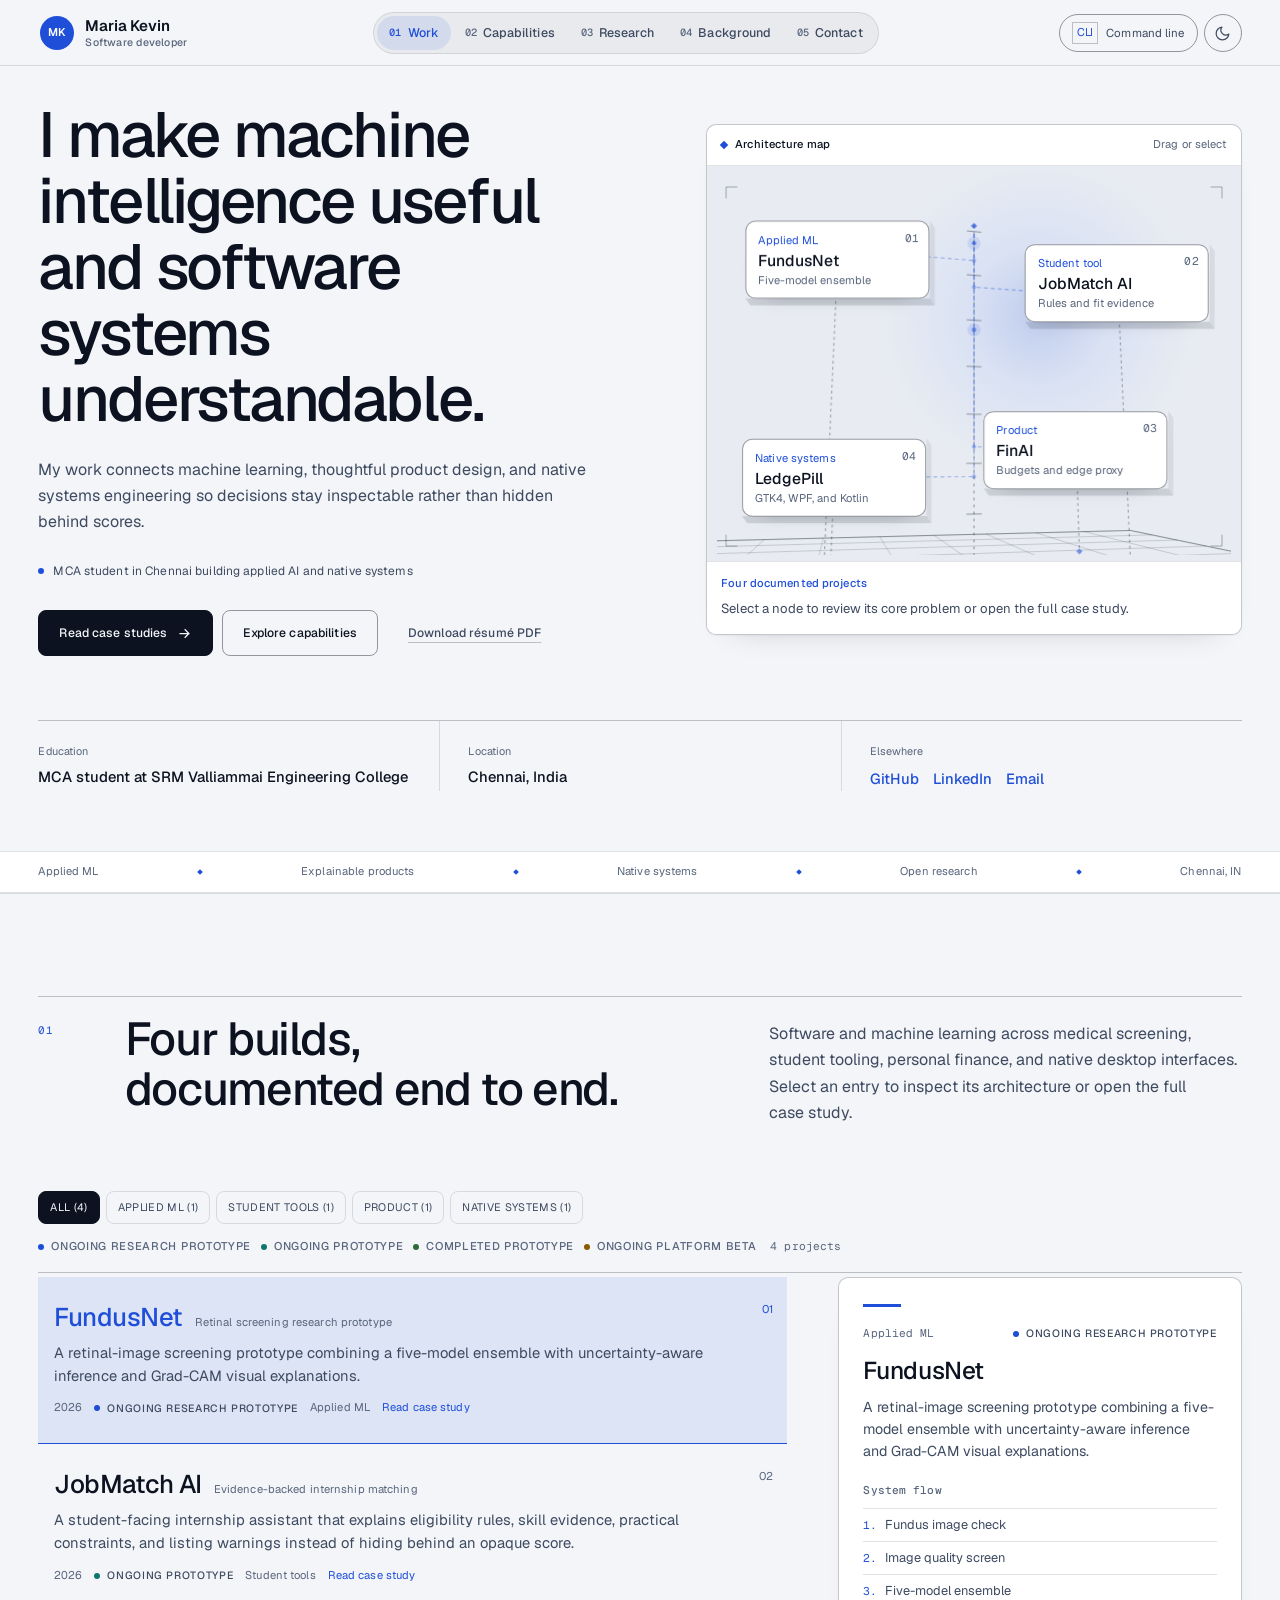
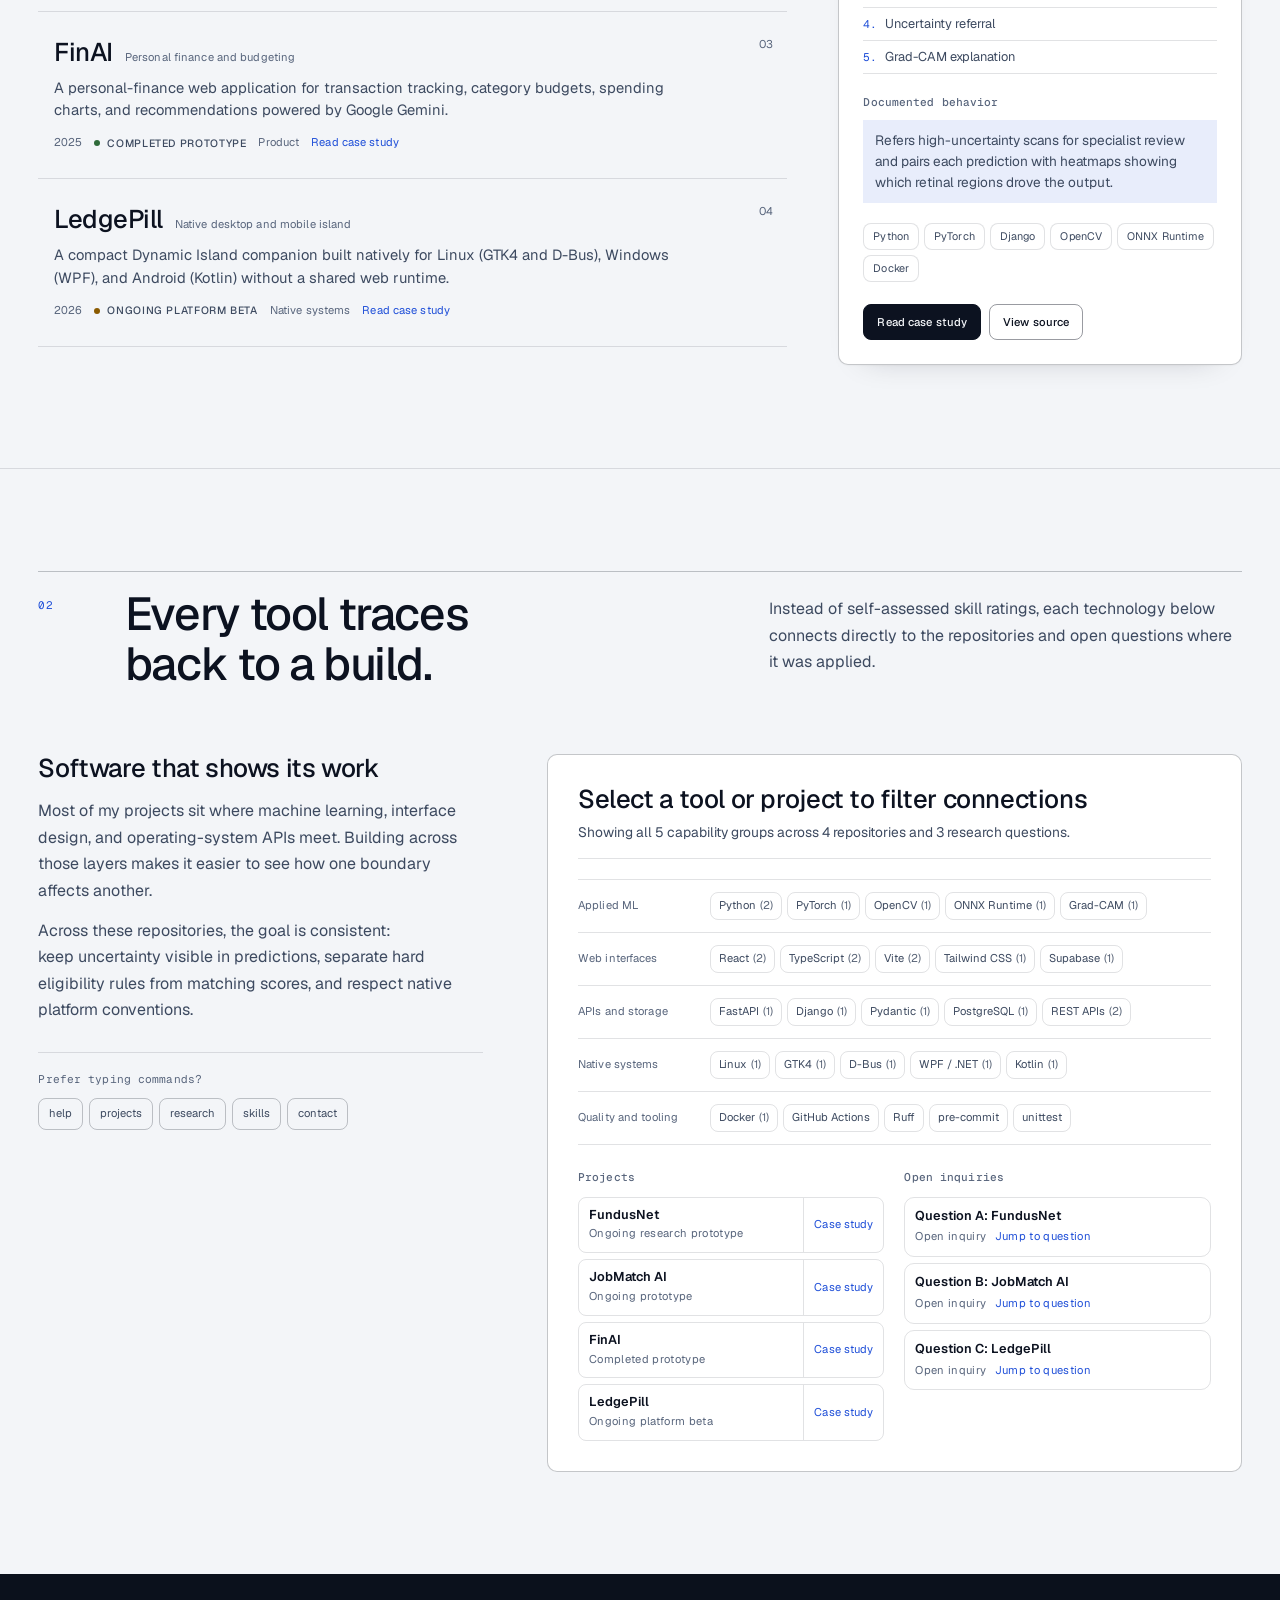
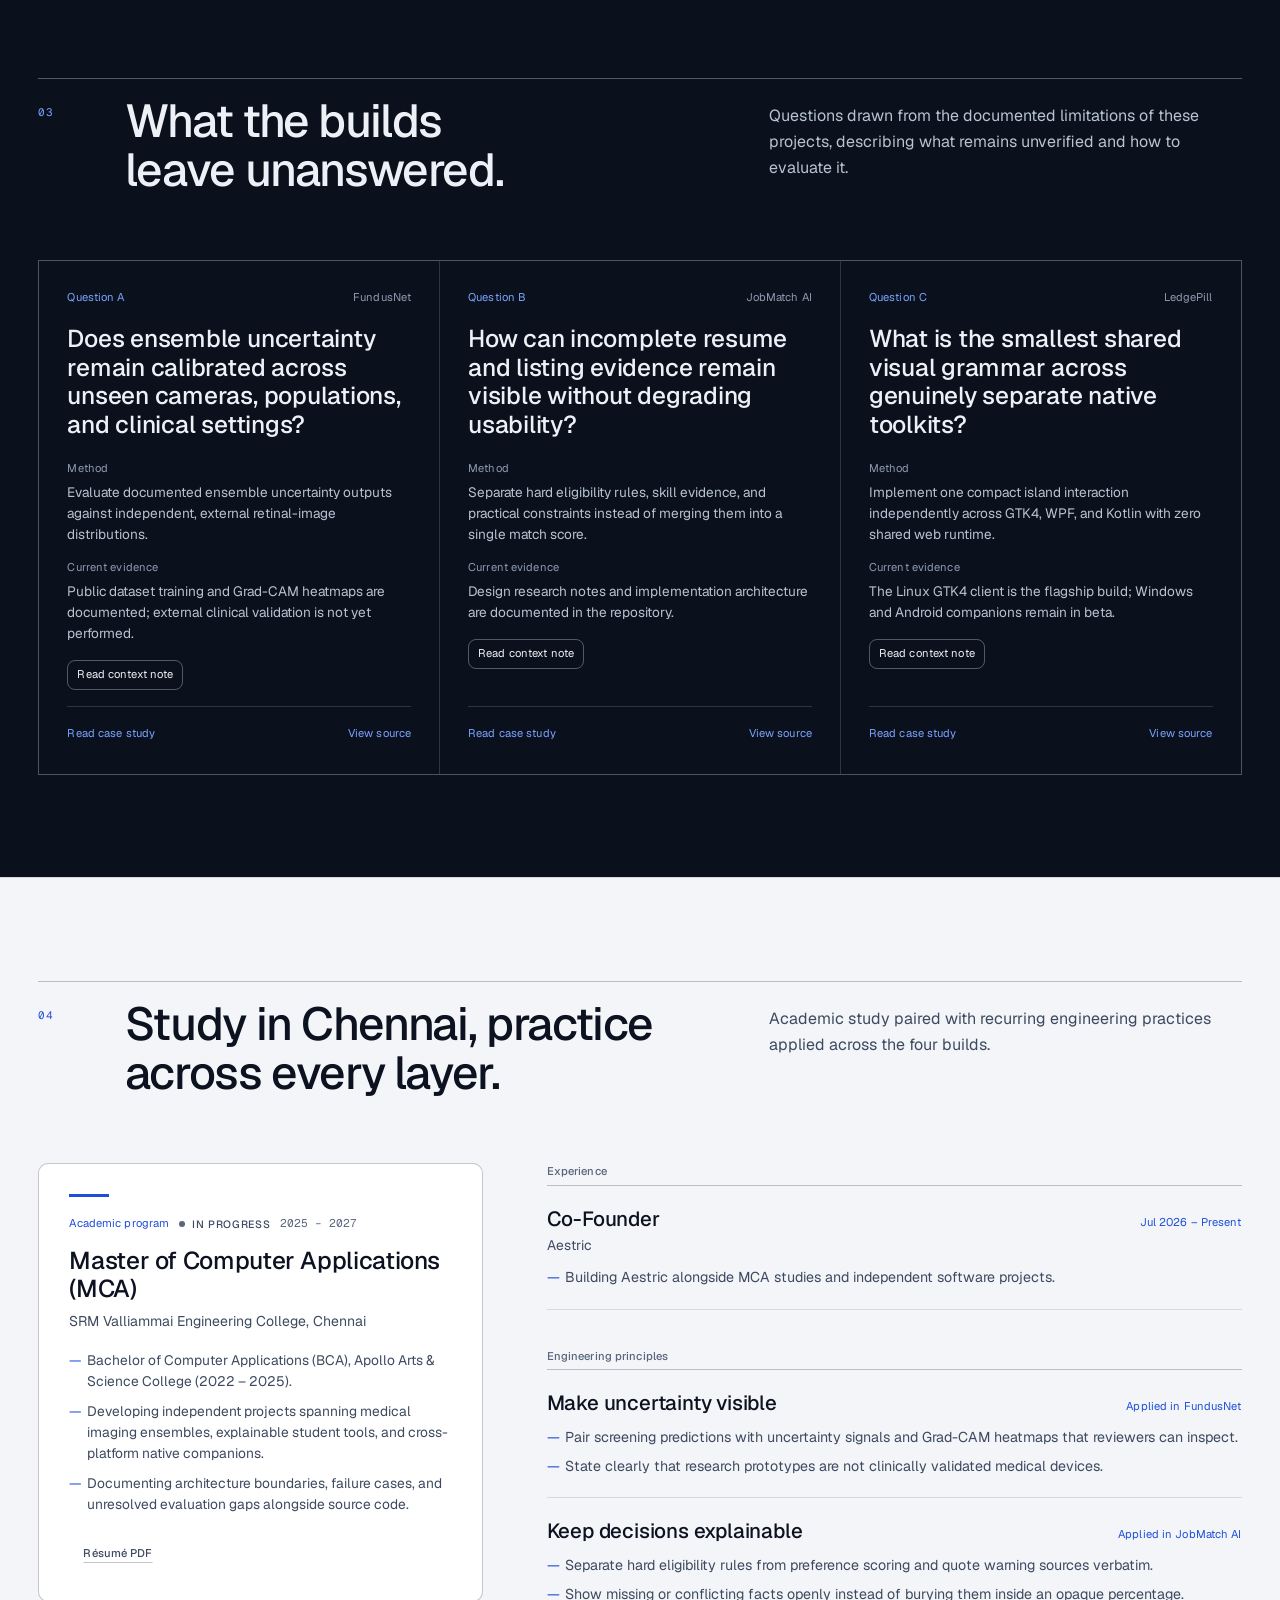
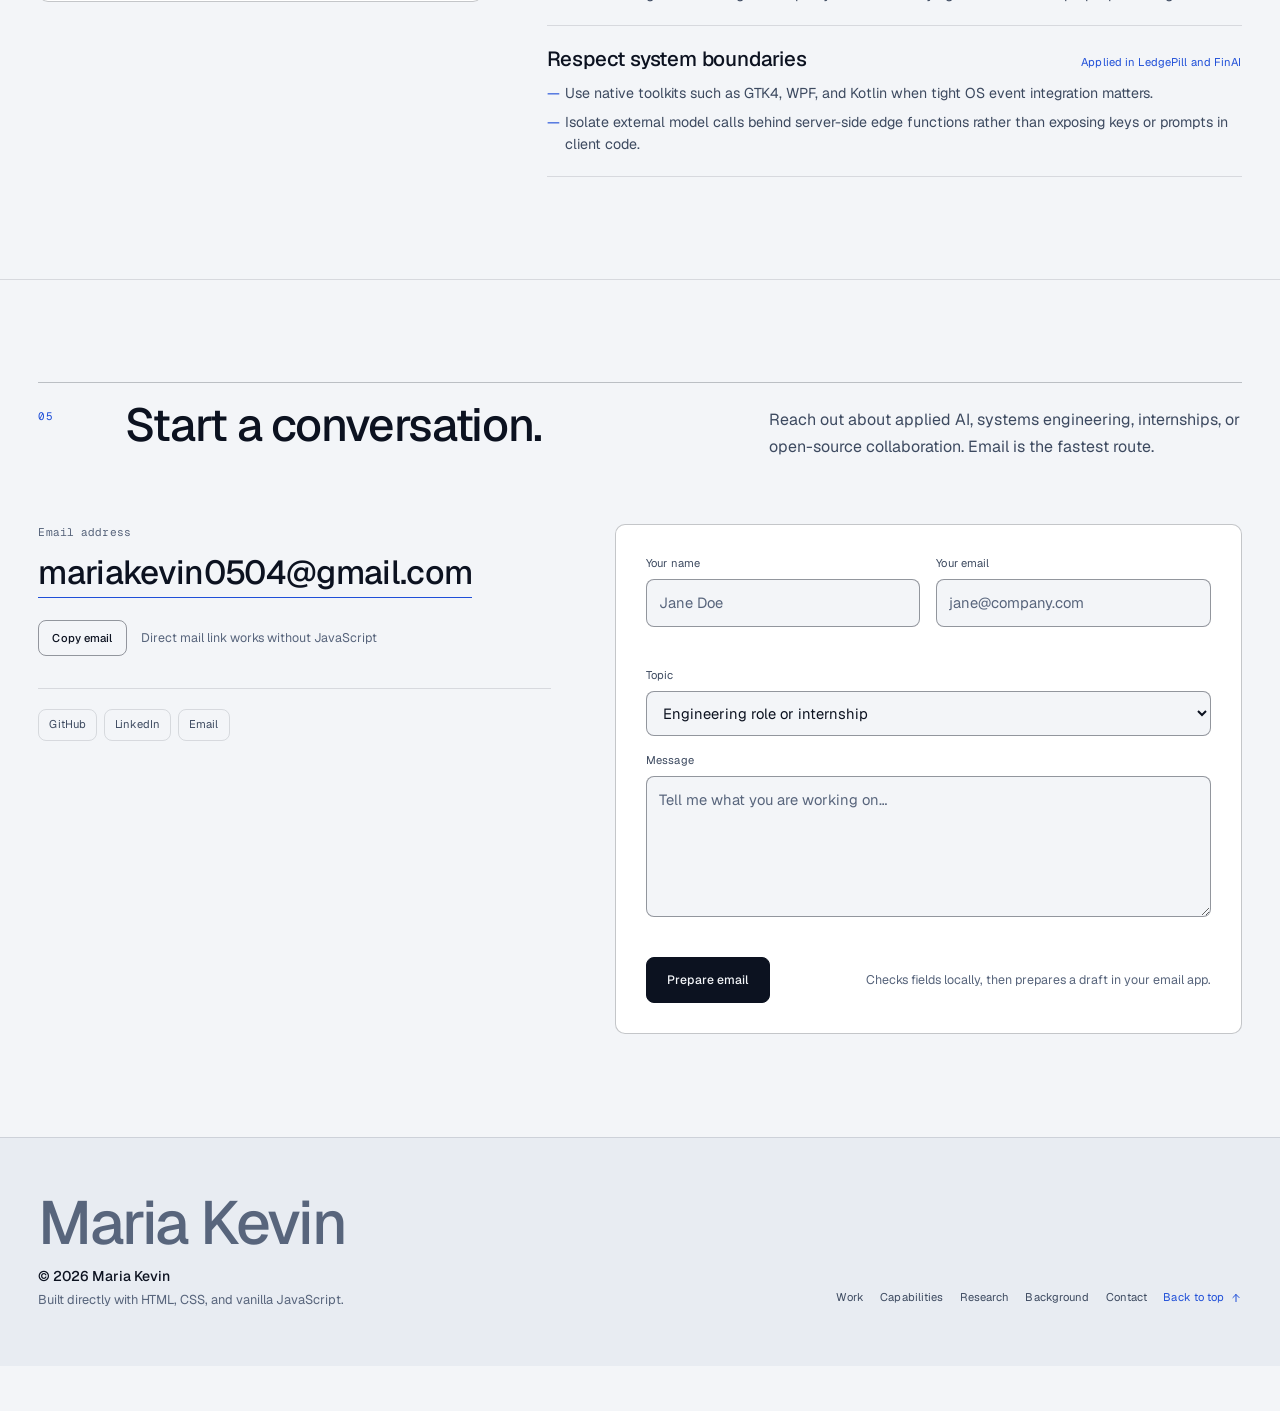
<file: index.html>
<!DOCTYPE html>
<html lang="en" data-theme="light" class="no-js">
<head>
  <meta charset="UTF-8">
  <meta name="viewport" content="width=device-width, initial-scale=1.0">
  <meta name="description" content="Maria Kevin is an MCA student in Chennai building applied machine learning, student tools, and native desktop software.">
  <meta name="author" content="Maria Kevin">
  <link rel="canonical" href="https://mariakevin.github.io/Portfolio/">
  <meta property="og:type" content="website">
  <meta property="og:url" content="https://mariakevin.github.io/Portfolio/">
  <meta property="og:title" content="Maria Kevin, Software developer">
  <meta property="og:description" content="Applied machine learning, explainable student tools, and native systems engineering.">
  <meta property="og:image" content="https://mariakevin.github.io/Portfolio/assets/og-card.png">
  <meta property="og:image:width" content="1200">
  <meta property="og:image:height" content="630">
  <meta property="og:image:type" content="image/png">
  <meta property="og:image:alt" content="Index / Dossier portfolio card for Maria Kevin, software developer: applied machine learning, explainable products, and native systems.">
  <meta name="twitter:card" content="summary_large_image">
  <meta name="color-scheme" content="light dark">
  <meta name="theme-color" content="#f3f5f8" media="(prefers-color-scheme: light)">
  <meta name="theme-color" content="#0a0e15" media="(prefers-color-scheme: dark)">
  <meta name="twitter:title" content="Maria Kevin, Software developer">
  <meta name="twitter:description" content="Applied machine learning, explainable student tools, and native systems engineering.">
  <meta name="twitter:image" content="https://mariakevin.github.io/Portfolio/assets/og-card.png">
  <meta name="twitter:image:alt" content="Index / Dossier portfolio card for Maria Kevin, software developer.">
  <title>Maria Kevin, Software developer</title>
  <link rel="icon" href="assets/favicon.svg" type="image/svg+xml" sizes="any">
  <link rel="apple-touch-icon" href="assets/apple-touch-icon.png">
  <script>
    (function () {
      document.documentElement.classList.remove('no-js');
      try {
        var saved = localStorage.getItem('portfolio-theme');
        var prefersDark = window.matchMedia && window.matchMedia('(prefers-color-scheme: dark)').matches;
        var theme = saved || (prefersDark ? 'dark' : 'light');
        document.documentElement.setAttribute('data-theme', theme);
        document.documentElement.style.colorScheme = theme;
      } catch (e) {}
    })();
  </script>
  <link rel="stylesheet" href="css/styles.css">
  <script defer src="js/data.js"></script>
  <script defer src="js/main.js"></script>
  <script type="application/ld+json">
    {
      "@context": "https://schema.org",
      "@type": "Person",
      "name": "Maria Kevin",
      "jobTitle": "Software developer",
      "email": "mariakevin0504@gmail.com",
      "address": {
        "@type": "PostalAddress",
        "addressLocality": "Chennai",
        "addressCountry": "India"
      },
      "sameAs": [
        "https://github.com/Mariakevin",
        "https://www.linkedin.com/in/mariakevin/"
      ]
    }
  </script>
</head>
<body id="top">
  <a href="#main" class="skip-link">Skip to main content</a>

  <div class="scroll-progress" aria-hidden="true"><span id="scroll-progress-bar"></span></div>

  <header class="site-header" id="site-header">
    <div class="header-inner">
      <a href="#top" class="brand" aria-label="Maria Kevin, Software developer, back to top">
        <span class="brand-mark" aria-hidden="true">MK</span>
        <span class="brand-text">
          <span class="brand-name" id="nav-brand">Maria Kevin</span>
          <span class="brand-role" id="nav-role">Software developer</span>
        </span>
      </a>

      <nav class="primary-nav" aria-label="Primary navigation">
        <ul class="nav-list">
          <li><a href="#projects" class="nav-link"><span class="nav-num" aria-hidden="true">01</span>Work</a></li>
          <li><a href="#about" class="nav-link"><span class="nav-num" aria-hidden="true">02</span>Capabilities</a></li>
          <li><a href="#research" class="nav-link"><span class="nav-num" aria-hidden="true">03</span>Research</a></li>
          <li><a href="#experience" class="nav-link"><span class="nav-num" aria-hidden="true">04</span>Background</a></li>
          <li><a href="#contact" class="nav-link"><span class="nav-num" aria-hidden="true">05</span>Contact</a></li>
        </ul>
      </nav>

      <div class="header-actions">
        <button type="button" class="btn-utility cmd-trigger" id="terminal-toggle" aria-label="Open interactive command line" title="Command line (Ctrl+K)">
          <span class="cmd-key" aria-hidden="true">CLI</span>
          <span class="cmd-label">Command line</span>
        </button>

        <button type="button" class="btn-icon" id="theme-toggle" aria-label="Switch color theme" title="Switch color theme">
          <svg class="icon-sun" viewBox="0 0 24 24" width="17" height="17" fill="none" stroke="currentColor" stroke-width="1.7" stroke-linecap="round" stroke-linejoin="round" aria-hidden="true">
            <circle cx="12" cy="12" r="4"></circle>
            <path d="M12 2v2M12 20v2M4.93 4.93l1.41 1.41M17.66 17.66l1.41 1.41M2 12h2M20 12h2M6.34 17.66l-1.41 1.41M19.07 4.93l-1.41 1.41"></path>
          </svg>
          <svg class="icon-moon" viewBox="0 0 24 24" width="17" height="17" fill="none" stroke="currentColor" stroke-width="1.7" stroke-linecap="round" stroke-linejoin="round" aria-hidden="true">
            <path d="M21 12.79A9 9 0 1 1 11.21 3 7 7 0 0 0 21 12.79z"></path>
          </svg>
        </button>

        <button type="button" class="btn-icon mobile-only" id="mobile-menu-toggle" aria-label="Open navigation menu" aria-expanded="false" aria-controls="mobile-nav">
          <svg class="icon-menu" viewBox="0 0 24 24" width="18" height="18" fill="none" stroke="currentColor" stroke-width="1.7" stroke-linecap="round" aria-hidden="true">
            <line x1="3" y1="7" x2="21" y2="7"></line>
            <line x1="3" y1="12" x2="21" y2="12"></line>
            <line x1="3" y1="17" x2="21" y2="17"></line>
          </svg>
          <svg class="icon-close" viewBox="0 0 24 24" width="18" height="18" fill="none" stroke="currentColor" stroke-width="1.7" stroke-linecap="round" aria-hidden="true">
            <line x1="18" y1="6" x2="6" y2="18"></line>
            <line x1="6" y1="6" x2="18" y2="18"></line>
          </svg>
        </button>
      </div>
    </div>

    <div class="mobile-nav" id="mobile-nav" hidden>
      <nav aria-label="Mobile navigation">
        <ul class="mobile-nav-list">
          <li><a href="#projects" class="mobile-nav-link"><span aria-hidden="true">01</span>Work</a></li>
          <li><a href="#about" class="mobile-nav-link"><span aria-hidden="true">02</span>Capabilities</a></li>
          <li><a href="#research" class="mobile-nav-link"><span aria-hidden="true">03</span>Research</a></li>
          <li><a href="#experience" class="mobile-nav-link"><span aria-hidden="true">04</span>Background</a></li>
          <li><a href="#contact" class="mobile-nav-link"><span aria-hidden="true">05</span>Contact</a></li>
        </ul>
      </nav>
    </div>
  </header>

  <main id="main">
    <!-- Hero -->
    <section class="hero" aria-labelledby="hero-headline">
      <div class="container">
        <div class="hero-grid">
          <div class="hero-main" data-reveal>
            <h1 class="hero-title" id="hero-headline">
              I make machine intelligence useful and software systems understandable.
            </h1>

            <p class="hero-subtitle" id="hero-subtitle">
              My work connects machine learning, thoughtful product design, and native systems engineering so decisions stay inspectable rather than hidden behind scores.
            </p>

            <p class="hero-status" id="hero-status">
              <span class="status-dot" aria-hidden="true"></span>
              <span id="hero-status-text">MCA student in Chennai building applied AI and native systems</span>
            </p>

            <div class="hero-actions">
              <a href="#projects" class="btn btn-primary">
                Read case studies
                <svg viewBox="0 0 24 24" width="15" height="15" fill="none" stroke="currentColor" stroke-width="2" stroke-linecap="square" aria-hidden="true">
                  <path d="M5 12h14M13 6l6 6-6 6"></path>
                </svg>
              </a>
              <a href="#about" class="btn btn-secondary">Explore capabilities</a>
              <a class="btn btn-ghost" id="resume-download-link" href="assets/maria-kevin-resume.pdf" target="_blank" rel="noopener noreferrer" type="application/pdf">Download résumé PDF</a>
            </div>
          </div>

          <!-- Primary Visual Centerpiece: Interactive Architecture Map -->
          <div class="hero-plate" role="region" aria-label="Interactive system map connecting machine learning, product workflows, and native systems to four projects" data-reveal>
            <div class="plate-head">
              <span class="plate-title"><span class="plate-mark" aria-hidden="true"></span>Architecture map</span>
              <span class="plate-hint"><span class="hint-wide">Drag or select</span><span class="hint-narrow">Select a build</span></span>
            </div>

            <div class="plate-canvas is-3d">
              <div class="plate-viewport" id="plate-viewport">
                <canvas class="plate-3d" id="plate-canvas-3d" aria-hidden="true"></canvas>
                <div class="plate-node-layer">
                  <div class="plate-node-slot">
                    <button type="button" class="plate-node" data-plate-project="fundusnet" aria-label="Applied ML, FundusNet, five-model ensemble">
                      <span class="node-index" aria-hidden="true">01</span>
                      <span class="node-kicker">Applied ML</span>
                      <span class="node-label">FundusNet</span>
                      <span class="node-sub">Five-model ensemble</span>
                    </button>
                  </div>
                  <div class="plate-node-slot">
                    <button type="button" class="plate-node" data-plate-project="jobmatch" aria-label="Student tool, JobMatch AI, rules and fit evidence">
                      <span class="node-index" aria-hidden="true">02</span>
                      <span class="node-kicker">Student tool</span>
                      <span class="node-label">JobMatch AI</span>
                      <span class="node-sub">Rules and fit evidence</span>
                    </button>
                  </div>
                  <div class="plate-node-slot">
                    <button type="button" class="plate-node" data-plate-project="finai" aria-label="Product, FinAI, budgets and edge proxy">
                      <span class="node-index" aria-hidden="true">03</span>
                      <span class="node-kicker">Product</span>
                      <span class="node-label">FinAI</span>
                      <span class="node-sub">Budgets and edge proxy</span>
                    </button>
                  </div>
                  <div class="plate-node-slot">
                    <button type="button" class="plate-node" data-plate-project="ledgepill" aria-label="Native systems, LedgePill, GTK4, WPF, and Kotlin">
                      <span class="node-index" aria-hidden="true">04</span>
                      <span class="node-kicker">Native systems</span>
                      <span class="node-label">LedgePill</span>
                      <span class="node-sub">GTK4, WPF, and Kotlin</span>
                    </button>
                  </div>
                </div>
              </div>
              <div class="plate-mobile-projects" role="group" aria-label="Choose a project to inspect">
                <button type="button" class="plate-mobile-node" data-plate-project="fundusnet">
                  <span class="mobile-node-kind">Applied ML</span>
                  <span class="mobile-node-title">FundusNet</span>
                  <span class="mobile-node-detail">Five-model ensemble</span>
                </button>
                <button type="button" class="plate-mobile-node" data-plate-project="jobmatch">
                  <span class="mobile-node-kind">Student tool</span>
                  <span class="mobile-node-title">JobMatch AI</span>
                  <span class="mobile-node-detail">Rules and fit evidence</span>
                </button>
                <button type="button" class="plate-mobile-node" data-plate-project="finai">
                  <span class="mobile-node-kind">Product</span>
                  <span class="mobile-node-title">FinAI</span>
                  <span class="mobile-node-detail">Budgets and edge proxy</span>
                </button>
                <button type="button" class="plate-mobile-node" data-plate-project="ledgepill">
                  <span class="mobile-node-kind">Native systems</span>
                  <span class="mobile-node-title">LedgePill</span>
                  <span class="mobile-node-detail">GTK4, WPF, and Kotlin</span>
                </button>
              </div>
            </div>

            <div class="plate-readout" id="plate-readout">
              <div class="plate-readout-head">
                <span class="plate-readout-tag" id="plate-readout-tag">Four documented projects</span>
                <button type="button" class="plate-readout-link" id="plate-readout-open" hidden>Read case study</button>
              </div>
              <p class="plate-readout-text" id="plate-readout-text">
                Select a node to review its core problem or open the full case study.
              </p>
            </div>
          </div>
        </div>

        <!-- Quick 30-second orientation strip -->
        <div class="hero-summary-row" role="group" aria-label="Summary details" data-reveal>
          <div class="summary-item">
            <span class="summary-label">Education</span>
            <p class="summary-value" id="meta-focus">MCA student at SRM Valliammai Engineering College</p>
          </div>
          <div class="summary-item">
            <span class="summary-label">Location</span>
            <p class="summary-value" id="meta-location">Chennai, India</p>
          </div>
          <div class="summary-item">
            <span class="summary-label">Elsewhere</span>
            <div class="summary-links" id="hero-social-links">
              <a href="https://github.com/Mariakevin" target="_blank" rel="noopener noreferrer">GitHub</a>
              <a href="https://www.linkedin.com/in/mariakevin/" target="_blank" rel="noopener noreferrer">LinkedIn</a>
              <a href="mailto:mariakevin0504@gmail.com">Email</a>
            </div>
          </div>
        </div>
      </div>

      <div class="signal-strip" aria-hidden="true">
        <div class="container signal-strip-inner">
          <span>Applied ML</span>
          <span class="signal-dot"></span>
          <span>Explainable products</span>
          <span class="signal-dot"></span>
          <span>Native systems</span>
          <span class="signal-dot"></span>
          <span>Open research</span>
          <span class="signal-dot"></span>
          <span>Chennai, IN</span>
        </div>
      </div>
    </section>

    <!-- Selected Work -->
    <section id="projects" class="section" aria-labelledby="projects-heading">
      <div class="container">
        <div class="section-header">
          <span class="section-index" aria-hidden="true">01</span>
          <div class="section-heading">
            <h2 class="section-title" id="projects-heading">Four builds, documented end to end.</h2>
          </div>
          <p class="section-lead">
            Software and machine learning across medical screening, student tooling, personal finance, and native desktop interfaces. Select an entry to inspect its architecture or open the full case study.
          </p>
        </div>

        <div class="work-toolbar">
          <div class="filter-group" id="project-filters" role="group" aria-label="Filter projects by discipline">
            <!-- Populated from js/data.js -->
          </div>
          <div class="work-toolbar-meta">
            <div class="status-legend" id="project-status-legend" role="group" aria-label="Project status legend">
              <!-- Populated from js/data.js -->
            </div>
            <span class="work-count mono" id="work-count">4 projects</span>
          </div>
        </div>

        <div class="work-layout">
          <div class="work-index" id="projects-grid" aria-live="polite">
            <noscript>
              <ul class="noscript-projects">
                <li><a href="https://github.com/Mariakevin/FundusNet">FundusNet: retinal screening research prototype</a></li>
                <li><a href="https://github.com/Mariakevin/JobMatchAI">JobMatch AI: evidence-backed internship matching</a></li>
                <li><a href="https://github.com/Mariakevin/FinAI">FinAI: personal finance dashboard</a></li>
                <li><a href="https://github.com/Mariakevin/LedgePill">LedgePill: native cross-platform island software</a></li>
              </ul>
            </noscript>
          </div>

          <div class="work-preview" id="work-preview" role="region" aria-label="Selected project details">
            <div class="preview-rule" aria-hidden="true"></div>
            <div class="preview-inner" id="preview-inner">
              <div class="preview-head">
                <span class="preview-category mono" id="preview-meta">Applied ML</span>
                <span class="status-badge" id="preview-status" data-status="research">Research prototype</span>
              </div>
              <h3 class="preview-title" id="preview-title">FundusNet</h3>
              <p class="preview-summary" id="preview-summary">
                A retinal-image screening prototype combining a five-model ensemble with uncertainty-aware inference and Grad-CAM visual explanations.
              </p>

              <div class="preview-section-label mono">System flow</div>
              <ol class="preview-flow" id="preview-flow"></ol>

              <div class="preview-section-label mono">Documented behavior</div>
              <p class="preview-impact" id="preview-impact"></p>

              <div class="preview-stack" id="preview-stack"></div>

              <div class="preview-actions">
                <button class="btn btn-primary btn-sm" id="preview-open" type="button">Read case study</button>
                <a class="btn btn-secondary btn-sm" id="preview-repo" href="https://github.com/Mariakevin/FundusNet" target="_blank" rel="noopener noreferrer">View source</a>
              </div>
            </div>
          </div>
        </div>
      </div>
    </section>

    <!-- Capabilities & Evidence Matrix -->
    <section id="about" class="section" aria-labelledby="about-heading">
      <div class="container">
        <div class="section-header">
          <span class="section-index" aria-hidden="true">02</span>
          <div class="section-heading">
            <h2 class="section-title" id="about-heading">Every tool traces back to a build.</h2>
          </div>
          <p class="section-lead">
            Instead of self-assessed skill ratings, each technology below connects directly to the repositories and open questions where it was applied.
          </p>
        </div>

        <div class="observatory-grid">
          <article class="obs-bio">
            <h3 class="obs-title" id="bio-title">Software that shows its work</h3>
            <div class="obs-body" id="bio-paragraphs">
              <p>Most of my projects sit where machine learning, interface design, and operating-system APIs meet. Building across those layers makes it easier to see how one boundary affects another.</p>
              <p>Across these repositories, the goal is consistent: keep uncertainty visible in predictions, separate hard eligibility rules from matching scores, and respect native platform conventions.</p>
            </div>

            <div class="obs-cli-inline">
              <p class="obs-cli-label mono">Prefer typing commands?</p>
              <div class="cli-shortcuts" id="cli-shortcuts">
                <button type="button" class="cli-chip" data-cmd="help">help</button>
                <button type="button" class="cli-chip" data-cmd="projects">projects</button>
                <button type="button" class="cli-chip" data-cmd="research">research</button>
                <button type="button" class="cli-chip" data-cmd="skills">skills</button>
                <button type="button" class="cli-chip" data-cmd="contact">contact</button>
              </div>
            </div>
          </article>

          <section class="obs-graph" aria-labelledby="evidence-graph-heading">
            <div class="graph-head">
              <div>
                <h3 class="obs-title" id="evidence-graph-heading">Select a tool or project to filter connections</h3>
                <p class="graph-sub" id="graph-status-text">
                  Showing all capability groups across four repositories and three research inquiries.
                </p>
              </div>
              <button type="button" class="graph-reset mono" id="graph-reset" hidden>Reset</button>
            </div>

            <div class="evidence-matrix" id="evidence-matrix">
              <div class="evidence-skills" id="stack-groups" role="region" aria-label="Capability groups and tools">
                <noscript>
                  <ul class="noscript-projects">
                    <li><strong>Applied ML:</strong> Python, PyTorch, OpenCV, ONNX Runtime, Grad-CAM</li>
                    <li><strong>Web:</strong> JavaScript, React, Node.js, Vite, Supabase, Qdrant</li>
                    <li><strong>Native:</strong> Kotlin, GTK4, WPF, .NET</li>
                    <li><strong>Tools:</strong> Git, Linux, Windows, pytest</li>
                  </ul>
                </noscript>
              </div>

              <div class="evidence-targets">
                <div class="evidence-column">
                  <h4 class="evidence-col-label mono">Projects</h4>
                  <div class="evidence-links-list" id="evidence-projects">
                    <!-- Populated from js/data.js -->
                  </div>
                </div>

                <div class="evidence-column">
                  <h4 class="evidence-col-label mono">Open inquiries</h4>
                  <div class="evidence-links-list" id="evidence-research">
                    <!-- Populated from js/data.js -->
                  </div>
                </div>
              </div>
            </div>
          </section>
        </div>
      </div>
    </section>

    <!-- Open Research Questions -->
    <section id="research" class="section section-inverse" aria-labelledby="research-heading">
      <div class="container">
        <div class="section-header">
          <span class="section-index" aria-hidden="true">03</span>
          <div class="section-heading">
            <h2 class="section-title" id="research-heading">What the builds leave unanswered.</h2>
          </div>
          <p class="section-lead">
            Questions drawn from the documented limitations of these projects, describing what remains unverified and how to evaluate it.
          </p>
        </div>

        <div class="research-grid" id="research-grid">
          <noscript>
            <ul class="noscript-projects">
              <li><strong>FundusNet:</strong> Does ensemble uncertainty remain calibrated across unseen cameras, populations, and clinical settings?</li>
              <li><strong>JobMatch AI:</strong> How can incomplete résumé and listing evidence remain visible without degrading usability?</li>
              <li><strong>LedgePill:</strong> What is the smallest shared visual grammar across genuinely separate native toolkits?</li>
            </ul>
          </noscript>
        </div>
      </div>
    </section>

    <!-- Education & Engineering Principles -->
    <section id="experience" class="section" aria-labelledby="experience-heading">
      <div class="container">
        <div class="section-header">
          <span class="section-index" aria-hidden="true">04</span>
          <div class="section-heading">
            <h2 class="section-title" id="experience-heading">Study in Chennai, practice across every layer.</h2>
          </div>
          <p class="section-lead">
            Academic study paired with recurring engineering practices applied across the four builds.
          </p>
        </div>

        <div class="practice-layout">
          <div class="education-panel" id="education-panel">
            <noscript>
              <ul class="noscript-projects">
                <li><strong>MCA</strong> — SRM Valliammai Engineering College, 2025–2027</li>
                <li><strong>BCA</strong> — Apollo Arts &amp; Science College, 2022–2025</li>
              </ul>
            </noscript>
          </div>

          <div class="practice-details" id="experience-list">
            <!-- Populated from js/data.js -->
          </div>
        </div>
      </div>
    </section>

    <!-- Contact -->
    <section id="contact" class="section" aria-labelledby="contact-heading">
      <div class="container">
        <div class="section-header">
          <span class="section-index" aria-hidden="true">05</span>
          <div class="section-heading">
            <h2 class="section-title" id="contact-heading">Start a conversation.</h2>
          </div>
          <p class="section-lead">
            Reach out about applied AI, systems engineering, internships, or open-source collaboration. Email is the fastest route.
          </p>
        </div>

        <div class="contact-grid">
          <div class="contact-info">
            <span class="contact-kicker mono">Email address</span>
            <a class="contact-email" id="contact-email-link" href="mailto:mariakevin0504@gmail.com">
              <span id="contact-email-text">mariakevin0504@gmail.com</span>
            </a>

            <div class="contact-tools">
              <button type="button" class="btn btn-secondary btn-sm" id="copy-email-btn">Copy email</button>
              <span class="form-note">Direct mail link works without JavaScript</span>
            </div>

            <div class="contact-socials" id="contact-socials">
              <!-- Populated from js/data.js -->
            </div>
          </div>

          <noscript>
            <div class="contact-fallback">
              <p class="form-note">The interactive message form needs JavaScript. Email <a href="mailto:mariakevin0504@gmail.com">mariakevin0504@gmail.com</a> and you will get a reply.</p>
            </div>
          </noscript>

          <form class="contact-form" id="contact-form" novalidate>
            <div class="form-row">
              <div class="form-field">
                <label for="contact-name">Your name</label>
                <input type="text" id="contact-name" name="name" placeholder="Jane Doe" required autocomplete="name" aria-describedby="error-name">
                <span class="field-error" id="error-name" aria-live="polite"></span>
              </div>
              <div class="form-field">
                <label for="contact-email">Your email</label>
                <input type="email" id="contact-email" name="email" placeholder="jane@company.com" required autocomplete="email" aria-describedby="error-email">
                <span class="field-error" id="error-email" aria-live="polite"></span>
              </div>
            </div>

            <div class="form-field">
              <label for="contact-topic">Topic</label>
              <select id="contact-topic" name="topic">
                <option value="Engineering role or internship">Engineering role or internship</option>
                <option value="Project collaboration">Project collaboration</option>
                <option value="Technical question">Technical question</option>
                <option value="General note">General note</option>
              </select>
            </div>

            <div class="form-field">
              <label for="contact-message">Message</label>
              <textarea id="contact-message" name="message" rows="5" placeholder="Tell me what you are working on…" required aria-describedby="error-message"></textarea>
              <span class="field-error" id="error-message" aria-live="polite"></span>
            </div>

            <div class="form-footer">
              <button type="submit" class="btn btn-primary">Prepare email</button>
              <span class="form-note">Checks fields locally, then prepares a draft in your email app.</span>
            </div>

            <div class="form-status" id="form-status" role="status" aria-live="polite" hidden></div>
          </form>
        </div>
      </div>
    </section>
  </main>

  <footer class="site-footer">
    <div class="container footer-inner">
      <div class="footer-about">
        <p class="footer-wordmark" aria-hidden="true">Maria Kevin</p>
        <p class="footer-copy">&copy; <span id="footer-year">2026</span> <span id="footer-name">Maria Kevin</span></p>
        <p class="footer-note">Built directly with HTML, CSS, and vanilla JavaScript.</p>
      </div>
      <div class="footer-links">
        <a href="#projects">Work</a>
        <a href="#about">Capabilities</a>
        <a href="#research">Research</a>
        <a href="#experience">Background</a>
        <a href="#contact">Contact</a>
        <a href="#top" class="footer-top">
          Back to top
          <svg viewBox="0 0 24 24" width="12" height="12" fill="none" stroke="currentColor" stroke-width="2" stroke-linecap="square" aria-hidden="true">
            <path d="M12 19V5M6 11l6-6 6 6"></path>
          </svg>
        </a>
      </div>
    </div>
  </footer>

  <!-- Project Case Study Modal -->
  <dialog id="project-modal" class="modal" aria-labelledby="modal-title">
    <div class="modal-surface">
      <div class="modal-header">
        <div>
          <span class="modal-category mono" id="modal-category">Category</span>
          <h2 class="modal-title" id="modal-title">Project title</h2>
        </div>
        <div class="modal-header-actions">
          <div class="modal-stepper" role="group" aria-label="Browse projects">
            <button type="button" class="btn-utility btn-sm" id="modal-prev" aria-label="Previous project">Prev</button>
            <button type="button" class="btn-utility btn-sm" id="modal-next" aria-label="Next project">Next</button>
          </div>
          <button type="button" class="btn-icon" id="modal-close" aria-label="Close case study">
            <svg viewBox="0 0 24 24" width="18" height="18" fill="none" stroke="currentColor" stroke-width="1.8" stroke-linecap="round" aria-hidden="true">
              <line x1="18" y1="6" x2="6" y2="18"></line>
              <line x1="6" y1="6" x2="18" y2="18"></line>
            </svg>
          </button>
        </div>
      </div>

      <div class="modal-body" id="modal-body">
        <!-- Populated dynamically -->
      </div>
    </div>
  </dialog>

  <!-- Interactive Command Line Modal -->
  <dialog id="terminal-modal" class="terminal-dialog" aria-labelledby="terminal-heading">
    <div class="terminal-window">
      <div class="terminal-titlebar">
        <span class="terminal-title mono" id="terminal-heading"><span class="terminal-dots" aria-hidden="true"><i></i><i></i><i></i></span>Interactive command line</span>
        <button type="button" class="terminal-close mono" id="terminal-close" aria-label="Close command line">Close (Esc)</button>
      </div>

      <div class="terminal-body" id="terminal-output" aria-live="polite">
        <!-- Terminal log output -->
      </div>

      <form class="terminal-input-row" id="terminal-form">
        <label for="terminal-input" class="sr-only">Command input</label>
        <span class="terminal-prompt mono" aria-hidden="true">guest@portfolio:~$</span>
        <input
          type="text"
          id="terminal-input"
          class="terminal-input mono"
          placeholder="Type 'help' or press Tab…"
          autocomplete="off"
          autocapitalize="off"
          spellcheck="false"
        >
      </form>

      <div class="terminal-quickbar" id="terminal-quickbar" role="group" aria-label="Quick commands">
        <button type="button" class="cli-chip mono" data-term-cmd="help">help</button>
        <button type="button" class="cli-chip mono" data-term-cmd="projects">projects</button>
        <button type="button" class="cli-chip mono" data-term-cmd="research">research</button>
        <button type="button" class="cli-chip mono" data-term-cmd="skills">skills</button>
        <button type="button" class="cli-chip mono" data-term-cmd="theme">theme</button>
        <button type="button" class="cli-chip mono" data-term-cmd="clear">clear</button>
      </div>
    </div>
  </dialog>

  <div class="toast" id="toast" role="status" aria-live="polite" hidden></div>
</body>
</html>
</file>
<file: css/styles.css>
/* ==========================================================================
   MARIA KEVIN — PORTFOLIO
   "Index / Dossier" design system
   Geist · Geist Mono
   Cool fog paper, ink, cobalt signal. Sharp Swiss grid. No build step.
   ========================================================================== */

/* --------------------------------------------------------------------------
   00. Fonts — self-hosted latin subsets, inlined so file:// and GitHub Pages
   behave identically. Geist and Geist Mono (OFL).
   -------------------------------------------------------------------------- */
@font-face {
  font-family: "Geist";
  font-style: normal;
  font-weight: 300 700;
  font-display: optional;
  src: url("[data-uri]") format("woff2");
  unicode-range: U+0000-00FF, U+0131, U+0152-0153, U+02BB-02BC, U+02C6, U+02DA,
    U+02DC, U+0304, U+0308, U+0329, U+2000-206F, U+20AC, U+2122, U+2191, U+2193,
    U+2212, U+2215, U+FEFF, U+FFFD;
}

@font-face {
  font-family: "Geist Mono";
  font-style: normal;
  font-weight: 400 600;
  font-display: optional;
  src: url("[data-uri]") format("woff2");
  unicode-range: U+0000-00FF, U+0131, U+0152-0153, U+02BB-02BC, U+02C6, U+02DA,
    U+02DC, U+0304, U+0308, U+0329, U+2000-206F, U+20AC, U+2122, U+2191, U+2193,
    U+2212, U+2215, U+FEFF, U+FFFD;
}

/* Metric-matched local fallbacks: keep the first frame close to the webfont
   so the swap (font-display: block) does not reflow the hero. */
@font-face {
  font-family: "Geist Fallback";
  src: local("Arial"), local("Arimo"), local("Liberation Sans"),
    local("Helvetica Neue"), local("Helvetica");
  size-adjust: 105.6%;
  ascent-override: 100%;
  descent-override: 25%;
  line-gap-override: 0%;
}

@font-face {
  font-family: "Geist Mono Fallback";
  src: local("DejaVu Sans Mono"), local("Menlo"), local("Consolas"),
    local("Liberation Mono");
  size-adjust: 100%;
  ascent-override: 100%;
  descent-override: 25%;
  line-gap-override: 0%;
}

/* --------------------------------------------------------------------------
   01. Tokens
   -------------------------------------------------------------------------- */
:root {
  --font-display: "Geist", "Geist Fallback", system-ui, -apple-system,
    BlinkMacSystemFont, "Segoe UI", sans-serif;
  --font-sans: "Geist", "Geist Fallback", system-ui, -apple-system,
    BlinkMacSystemFont, "Segoe UI", sans-serif;
  --font-mono: "Geist Mono", "Geist Mono Fallback", ui-monospace,
    SFMono-Regular, Menlo, Consolas, monospace;

  --container-max: 1280px;
  --header-height: 66px;
  --header-pill-top: 14px;
  --radius-sm: 10px;
  --radius-control: 8px;
  --radius-surface: 10px;
  --radius-pill: 999px;

  --ease: cubic-bezier(0.22, 0.75, 0.24, 1);
  --fast: 150ms var(--ease);
  --base: 300ms var(--ease);
  --slow: 620ms var(--ease);

  --terminal-bg: #0b0f16;
  --terminal-title: #121826;
  --terminal-input: #0e141f;
  --terminal-text: #e6ecf5;
  --terminal-muted: #93a0b5;
  --terminal-signal: #7aa2ff;
  --terminal-warm: #e8c07c;
  --terminal-success: #8fd0b0;
}

/* Light — cool fog paper, white surfaces, cobalt signal.
   All text pairs meet WCAG AA; the signal stays above 4.5:1 on paper,
   surface, and sunken wells. */
[data-theme="light"] {
  --bg: #f3f5f8;
  --surface: #ffffff;
  --surface-well: #e8ecf2;
  --text: #0c1220;
  --text-2: #3d4a60;
  --text-3: #58657c;
  --border: rgba(12, 18, 32, 0.12);
  --border-strong: rgba(12, 18, 32, 0.24);
  --border-control: rgba(12, 18, 32, 0.42);
  --accent: #1f4fd8;
  --accent-hover: #173fb0;
  --accent-soft: rgba(31, 79, 216, 0.10);
  --on-accent: #ffffff;
  --status-research: #1d4ed8;
  --status-research-bg: rgba(29, 78, 216, 0.09);
  --status-active: #0f766e;
  --status-active-bg: rgba(15, 118, 110, 0.09);
  --status-done: #2f6b3a;
  --status-done-bg: rgba(47, 107, 58, 0.09);
  --status-beta: #8a5a00;
  --status-beta-bg: rgba(138, 90, 0, 0.09);
  --danger: #b3261e;
  --danger-soft: rgba(179, 38, 30, 0.08);
  --success: #1f6b45;
  --success-soft: rgba(31, 107, 69, 0.09);
  --header-glass: rgba(255, 255, 255, 0.72);
  --header-glass-strong: rgba(255, 255, 255, 0.90);
  --header-edge: rgba(12, 18, 32, 0.10);
  --header-sheen: rgba(255, 255, 255, 0.70);
  --header-track: rgba(12, 18, 32, 0.045);
  --header-hover: rgba(12, 18, 32, 0.06);
  --shadow-header: 0 1px 0 rgba(255, 255, 255, 0.7) inset,
    0 18px 40px -28px rgba(12, 18, 32, 0.45),
    0 2px 8px -4px rgba(12, 18, 32, 0.10);
  --backdrop: rgba(12, 18, 32, 0.55);
  --grid-line: rgba(12, 18, 32, 0.07);
  --heat-core: rgba(31, 79, 216, 0.20);
  --heat-mid: rgba(114, 150, 255, 0.12);
  --heat-fade: rgba(31, 79, 216, 0);
  --shadow-node: 0 10px 22px -20px rgba(12, 18, 32, 0.55);
  --shadow-subtle: 0 1px 0 rgba(12, 18, 32, 0.04),
    0 24px 48px -36px rgba(12, 18, 32, 0.35);
  --shadow-surface: 0 1px 2px rgba(12, 18, 32, 0.04),
    0 16px 32px -28px rgba(12, 18, 32, 0.30);
}

/* Dark — cool near-black, cool light text, luminous cobalt. */
[data-theme="dark"] {
  --bg: #0a0e15;
  --surface: #111722;
  --surface-well: #1a2330;
  --text: #edf1f7;
  --text-2: #b7c2d2;
  --text-3: #8d9ab0;
  --border: rgba(237, 241, 247, 0.14);
  --border-strong: rgba(237, 241, 247, 0.30);
  --border-control: rgba(237, 241, 247, 0.44);
  --accent: #7aa2ff;
  --accent-hover: #a3beff;
  --accent-soft: rgba(122, 162, 255, 0.14);
  --on-accent: #0a0e15;
  --status-research: #9dbbff;
  --status-research-bg: rgba(157, 187, 255, 0.12);
  --status-active: #7fd1c4;
  --status-active-bg: rgba(127, 209, 196, 0.12);
  --status-done: #9ad2a8;
  --status-done-bg: rgba(154, 210, 168, 0.12);
  --status-beta: #e8c07c;
  --status-beta-bg: rgba(232, 192, 124, 0.13);
  --danger: #f0a6a0;
  --danger-soft: rgba(240, 166, 160, 0.12);
  --success: #8fd0b0;
  --success-soft: rgba(143, 208, 176, 0.12);
  --header-glass: rgba(17, 23, 34, 0.62);
  --header-glass-strong: rgba(17, 23, 34, 0.90);
  --header-edge: rgba(237, 241, 247, 0.10);
  --header-sheen: rgba(255, 255, 255, 0.06);
  --header-track: rgba(237, 241, 247, 0.05);
  --header-hover: rgba(237, 241, 247, 0.08);
  --shadow-header: 0 1px 0 rgba(255, 255, 255, 0.06) inset,
    0 20px 44px -28px rgba(0, 0, 0, 0.9),
    0 2px 8px -4px rgba(0, 0, 0, 0.5);
  --backdrop: rgba(0, 0, 0, 0.72);
  --grid-line: rgba(237, 241, 247, 0.06);
  --heat-core: rgba(122, 162, 255, 0.24);
  --heat-mid: rgba(163, 190, 255, 0.12);
  --heat-fade: rgba(122, 162, 255, 0);
  --shadow-node: 0 16px 30px -20px rgba(0, 0, 0, 0.9);
  --shadow-subtle: 0 1px 0 rgba(237, 241, 247, 0.04),
    0 28px 52px -36px rgba(0, 0, 0, 0.75);
  --shadow-surface: 0 1px 2px rgba(0, 0, 0, 0.35),
    0 18px 36px -28px rgba(0, 0, 0, 0.65);
}

/* --------------------------------------------------------------------------
   02. Base & Typography
   -------------------------------------------------------------------------- */
*,
*::before,
*::after {
  box-sizing: border-box;
}

html {
  scroll-behavior: smooth;
  scroll-padding-top: calc(var(--header-height) + 24px);
  -webkit-text-size-adjust: 100%;
  scrollbar-width: thin;
  scrollbar-color: var(--border-strong) var(--bg);
}

::-webkit-scrollbar {
  width: 10px;
  height: 10px;
}

::-webkit-scrollbar-track {
  background: var(--bg);
}

::-webkit-scrollbar-thumb {
  border: 2px solid var(--bg);
  background: var(--border-strong);
}

::-webkit-scrollbar-thumb:hover {
  background: var(--text-3);
}

body {
  margin: 0;
  font-family: var(--font-sans);
  font-size: 16px;
  line-height: 1.6;
  color: var(--text);
  background-color: var(--bg);
  -webkit-font-smoothing: antialiased;
  -moz-osx-font-smoothing: grayscale;
  transition: background-color var(--base), color var(--base);
  overflow-x: hidden;
  overflow-x: clip;
}

h1, h2, h3, h4, p, ul, ol, figure {
  margin-top: 0;
}

a {
  color: inherit;
  text-decoration: none;
}

button,
input,
select,
textarea {
  font: inherit;
  color: inherit;
}

button {
  -webkit-tap-highlight-color: transparent;
}

img, svg {
  display: block;
  max-width: 100%;
}

::selection {
  background: var(--accent);
  color: var(--on-accent);
}

:focus-visible {
  outline: 2px solid var(--accent);
  outline-offset: 3px;
}

.mono {
  font-family: var(--font-mono);
  font-variant-numeric: tabular-nums;
}

[hidden] {
  display: none !important;
}

.sr-only {
  position: absolute;
  width: 1px;
  height: 1px;
  padding: 0;
  margin: -1px;
  overflow: hidden;
  clip: rect(0, 0, 0, 0);
  white-space: nowrap;
  border: 0;
}

.skip-link {
  position: fixed;
  top: -120px;
  left: 16px;
  z-index: 1000;
  padding: 10px 16px;
  background: var(--accent);
  color: var(--on-accent);
  font-family: var(--font-sans);
  font-size: 0.7rem;
  letter-spacing: 0.01em;
  transition: top var(--fast);
}

.skip-link:focus {
  top: 14px;
}

.container {
  width: min(100% - clamp(36px, 6vw, 96px), var(--container-max));
  margin-inline: auto;
}

.section {
  padding-top: clamp(72px, 8vw, 118px);
  padding-bottom: clamp(72px, 8vw, 118px);
  border-top: 1px solid var(--border);
}

/* Scroll reveal (class applied by JS only; content stays visible without JS) */
.reveal {
  opacity: 0;
  transform: translateY(18px);
  transition: opacity var(--slow), transform var(--slow);
}

.reveal.is-visible {
  opacity: 1;
  transform: none;
}

/* --------------------------------------------------------------------------
   03. Header & Navigation
   -------------------------------------------------------------------------- */
.site-header {
  position: fixed;
  top: 0;
  left: 0;
  right: 0;
  z-index: 100;
  width: 100%;
  height: var(--header-height);
  margin: 0;
  padding: 0;
  border: 0;
  background: transparent;
  box-shadow: none;
}

/* Resting masthead: edge-to-edge and merged with the page. */
.site-header::before {
  content: "";
  position: absolute;
  inset: 0;
  background: var(--bg);
  border-bottom: 1px solid var(--border);
  opacity: 1;
  pointer-events: none;
  transition: opacity 200ms var(--ease);
}

/* Scrolled state: a floating capsule sits behind the same header content. */
.site-header::after {
  content: "";
  position: absolute;
  top: var(--header-pill-top);
  left: 50%;
  width: min(calc(100% - 24px), calc(var(--container-max) + 24px));
  height: 100%;
  border: 1px solid var(--border);
  border-radius: 999px;
  background-color: var(--header-glass-strong);
  background-image: linear-gradient(180deg, var(--header-sheen), transparent 52%);
  box-shadow: var(--shadow-header);
  backdrop-filter: blur(22px) saturate(170%);
  -webkit-backdrop-filter: blur(22px) saturate(170%);
  opacity: 0;
  visibility: hidden;
  transform: translate(-50%, 6px) scale(0.985);
  transform-origin: 50% 0;
  pointer-events: none;
  transition: opacity 200ms var(--ease), transform 340ms var(--ease),
    visibility 0s linear 340ms;
}

.site-header.is-scrolled {
  pointer-events: none;
}

.site-header.is-scrolled::before {
  opacity: 0;
}

.site-header.is-scrolled::after {
  opacity: 1;
  visibility: visible;
  transform: translate(-50%, 0) scale(1);
  transition: opacity 180ms var(--ease), transform 360ms var(--ease),
    visibility 0s;
}

.header-inner,
.mobile-nav {
  pointer-events: auto;
}

/* Header utilities all require JavaScript; hide dead controls without it. */
.no-js .header-actions {
  display: none;
}

.no-js .primary-nav {
  margin-inline: auto;
}

.no-js .contact-form {
  display: none;
}

.no-js .contact-tools,
.no-js .obs-cli-inline {
  display: none;
}

@supports not ((backdrop-filter: blur(1px)) or (-webkit-backdrop-filter: blur(1px))) {
  .site-header.is-scrolled::after {
    background-color: var(--surface);
  }
}

.header-inner {
  position: relative;
  z-index: 1;
  height: 100%;
  width: min(calc(100% - clamp(36px, 6vw, 96px)), var(--container-max));
  margin-inline: auto;
  display: flex;
  align-items: center;
  justify-content: space-between;
  gap: 20px;
  transition: transform 360ms var(--ease);
}

.site-header.is-scrolled .header-inner {
  transform: translateY(var(--header-pill-top));
}

.brand {
  display: inline-flex;
  align-items: center;
  gap: 11px;
  min-width: 0;
  padding: 4px 6px 4px 2px;
  border-radius: 999px;
}

.brand-mark {
  display: grid;
  place-items: center;
  flex: 0 0 auto;
  width: 34px;
  height: 34px;
  border-radius: 999px;
  background: var(--accent);
  color: var(--on-accent);
  font-family: var(--font-sans);
  font-size: 0.7rem;
  font-weight: 600;
  letter-spacing: 0.02em;
  transition: transform var(--base);
}

.brand:hover .brand-mark {
  transform: rotate(-6deg);
}

.brand-text {
  display: flex;
  flex-direction: column;
  line-height: 1;
  min-width: 0;
}

.brand-name {
  font-family: var(--font-sans);
  font-size: 0.95rem;
  font-weight: 600;
  letter-spacing: -0.01em;
  white-space: nowrap;
}

.brand-role {
  margin-top: 4px;
  font-family: var(--font-sans);
  font-weight: 500;
  font-size: 0.66rem;
  letter-spacing: 0.02em;
  color: var(--text-3);
  white-space: nowrap;
}

.nav-list {
  display: flex;
  align-items: center;
  gap: 2px;
  list-style: none;
  margin: 0;
  padding: 3px;
  border: 1px solid var(--header-edge);
  border-radius: 999px;
  background: var(--header-track);
}

.nav-link {
  display: inline-flex;
  align-items: center;
  gap: 6px;
  padding: 7px 12px;
  border-radius: 999px;
  font-family: var(--font-sans);
  font-size: 0.78rem;
  font-weight: 500;
  letter-spacing: 0.005em;
  color: var(--text-2);
  white-space: nowrap;
  transition: color var(--fast), background-color var(--fast);
}

.nav-num {
  font-family: var(--font-mono);
  font-size: 0.65rem;
  color: var(--text-3);
  transition: color var(--fast);
}

.nav-link:hover {
  color: var(--text);
  background: var(--header-hover);
}

.nav-link.is-active {
  color: var(--accent);
  background: var(--accent-soft);
}

.nav-link:hover .nav-num,
.nav-link.is-active .nav-num {
  color: var(--accent);
}

.header-actions {
  display: flex;
  align-items: center;
  gap: 6px;
  flex: 0 0 auto;
}

.header-actions .btn-utility,
.header-actions .btn-icon {
  border-radius: 999px;
  background: transparent;
}

.header-actions .btn-icon:hover,
.header-actions .btn-utility:hover {
  background: var(--header-hover);
}

.btn-utility,
.btn-icon {
  display: inline-flex;
  align-items: center;
  justify-content: center;
  height: 38px;
  border: 1px solid var(--border-control);
  border-radius: var(--radius-sm);
  background: transparent;
  color: var(--text-2);
  cursor: pointer;
  transition: border-color var(--fast), color var(--fast), background-color var(--fast);
}

.btn-utility {
  gap: 8px;
  padding: 0 12px;
  font-family: var(--font-sans);
  font-size: 0.72rem;
  letter-spacing: 0.01em;
  white-space: nowrap;
}

.btn-utility.btn-sm {
  height: 30px;
  padding: 0 9px;
  font-size: 0.7rem;
}

.btn-icon {
  width: 38px;
  padding: 0;
}

.btn-utility:hover,
.btn-icon:hover {
  border-color: var(--text);
  color: var(--text);
  background: var(--surface);
}

.cmd-key {
  padding: 1px 4px;
  border: 1px solid var(--border-strong);
  color: var(--accent);
  font-size: 0.7rem;
  letter-spacing: 0.01em;
}

.scroll-progress {
  position: fixed;
  top: 0;
  left: 0;
  right: 0;
  z-index: 101;
  height: 2px;
  pointer-events: none;
}

.scroll-sentinel {
  position: absolute;
  top: 0;
  left: 0;
  width: 1px;
  height: 25px;
  pointer-events: none;
  visibility: hidden;
}

#scroll-progress-bar {
  display: block;
  width: 0;
  height: 100%;
  background: var(--accent);
}

[data-theme="dark"] .icon-moon {
  display: none;
}

[data-theme="light"] .icon-sun {
  display: none;
}

.mobile-only {
  display: none;
}

.mobile-nav {
  position: absolute;
  top: calc(100% + 8px);
  left: 12px;
  right: 12px;
  padding: 8px 12px 14px;
  border: 1px solid var(--header-edge);
  border-radius: 14px;
  background-color: var(--surface);
  box-shadow: var(--shadow-header);
}

.site-header.is-scrolled .mobile-nav {
  top: calc(100% + var(--header-pill-top) + 8px);
}

.mobile-nav-list {
  list-style: none;
  margin: 0;
  padding: 0;
}

.mobile-nav-link {
  display: flex;
  align-items: baseline;
  gap: 14px;
  padding: 14px 2px;
  border-bottom: 1px solid var(--border);
  font-family: var(--font-display);
  font-weight: 500;
  font-size: 1.35rem;
  line-height: 1.1;
  color: var(--text);
}

.mobile-nav-link span {
  font-family: var(--font-sans);
  font-size: 0.7rem;
  color: var(--accent);
}

#mobile-menu-toggle[aria-expanded="false"] .icon-close,
#mobile-menu-toggle[aria-expanded="true"] .icon-menu {
  display: none;
}

/* --------------------------------------------------------------------------
   04. Buttons, Chips & Status
   -------------------------------------------------------------------------- */
.btn {
  display: inline-flex;
  align-items: center;
  justify-content: center;
  gap: 10px;
  min-height: 46px;
  padding: 12px 20px;
  border-radius: var(--radius-control);
  border: 1px solid transparent;
  font-family: var(--font-sans);
  font-size: 0.76rem;
  font-weight: 500;
  letter-spacing: 0.01em;
  line-height: 1.2;
  cursor: pointer;
  transition: background-color var(--fast), color var(--fast), border-color var(--fast);
}

.btn svg {
  transition: transform var(--base);
}

.btn:hover svg {
  transform: translateX(3px);
}

.btn:active,
.filter-btn:active,
.cli-chip:active,
.evidence-chip:active,
.social-pill:active,
.graph-reset:active {
  transform: translateY(1px);
}

.btn-sm {
  min-height: 36px;
  padding: 8px 13px;
  font-size: 0.7rem;
  gap: 7px;
}

.btn-primary {
  background: var(--text);
  color: var(--bg);
  border-color: var(--text);
}

.btn-primary:hover {
  background: var(--accent-hover);
  border-color: var(--accent-hover);
  color: var(--on-accent);
}

.btn-secondary {
  background: transparent;
  color: var(--text);
  border-color: var(--border-control);
}

.btn-secondary:hover {
  border-color: var(--text);
  background: var(--surface);
}

.btn-ghost {
  background: transparent;
  color: var(--text-2);
  border-color: transparent;
  text-decoration: underline;
  text-decoration-color: var(--border-strong);
  text-underline-offset: 5px;
}

.btn-ghost:hover {
  color: var(--accent);
  text-decoration-color: var(--accent);
}

.chip-list {
  display: flex;
  flex-wrap: wrap;
  gap: 5px;
}

.chip {
  display: inline-flex;
  align-items: center;
  padding: 4px 9px;
  border: 1px solid var(--border);
  border-radius: var(--radius-control);
  background: var(--surface);
  font-family: var(--font-sans);
  font-size: 0.68rem;
  letter-spacing: 0.01em;
  color: var(--text-2);
}

.status-badge {
  display: inline-flex;
  align-items: center;
  gap: 7px;
  padding: 0;
  border: 0;
  background: transparent;
  font-family: var(--font-sans);
  font-size: 0.66rem;
  font-weight: 500;
  letter-spacing: 0.06em;
  text-transform: uppercase;
  color: var(--text-2);
  white-space: nowrap;
}

.status-badge::before {
  content: "";
  width: 6px;
  height: 6px;
  border-radius: 50%;
  background: var(--text-3);
}

.status-badge[data-status="research"]::before { background: var(--status-research); }
.status-badge[data-status="active"]::before { background: var(--status-active); }
.status-badge[data-status="completed"]::before { background: var(--status-done); }
.status-badge[data-status="beta"]::before { background: var(--status-beta); }

/* --------------------------------------------------------------------------
   05. Hero
   -------------------------------------------------------------------------- */
.hero {
  padding-top: calc(var(--header-height) + clamp(18px, 3vw, 36px));
  padding-bottom: 0;
}

.hero-grid {
  display: grid;
  grid-template-columns: minmax(0, 1.06fr) minmax(380px, 0.94fr);
  align-items: center;
  gap: clamp(32px, 5vw, 72px);
}

.hero-status {
  display: flex;
  align-items: baseline;
  gap: 9px;
  margin: 0 0 30px;
  font-family: var(--font-sans);
  font-size: 0.75rem;
  line-height: 1.5;
  letter-spacing: 0.01em;
  color: var(--text-2);
}

.hero-status .status-dot {
  position: relative;
  top: -1px;
}

.status-dot {
  flex: 0 0 auto;
  width: 6px;
  height: 6px;
  border-radius: 50%;
  background: var(--accent);
}

.hero-title {
  margin: 0 0 26px;
  /* em (not ch) so the fallback face cannot resize the measure before the webfont loads */
  max-width: 10em;
  font-family: var(--font-display);
  font-size: clamp(2.5rem, 4.95vw, 4rem);
  font-weight: 500;
  line-height: 1.04;
  letter-spacing: -0.035em;
  text-wrap: pretty;
}

.hero-subtitle {
  max-width: 58ch;
  margin-bottom: 28px;
  font-size: clamp(1rem, 1.2vw, 1.1rem);
  line-height: 1.6;
  color: var(--text-2);
  text-wrap: pretty;
}

.hero-actions {
  display: flex;
  flex-wrap: wrap;
  gap: 9px;
}

/* Interactive Architecture Map */
.hero-plate {
  width: 100%;
  border: 1px solid var(--border-strong);
  border-radius: var(--radius-sm);
  background: var(--surface);
  box-shadow: var(--shadow-surface);
  overflow: hidden;
}

.plate-head {
  display: flex;
  align-items: center;
  justify-content: space-between;
  gap: 12px;
  padding: 11px 14px;
  border-bottom: 1px solid var(--border);
  font-family: var(--font-sans);
  font-size: 0.7rem;
  letter-spacing: 0.01em;
}

.plate-title {
  display: inline-flex;
  align-items: center;
  gap: 8px;
  font-weight: 500;
  color: var(--text);
}

.plate-mark {
  width: 6px;
  height: 6px;
  background: var(--accent);
  transform: rotate(45deg);
}

.plate-hint {
  color: var(--text-3);
}

.hint-narrow {
  display: none;
}

@property --mx { syntax: "<length-percentage>"; inherits: true; initial-value: 62%; }
@property --my { syntax: "<length-percentage>"; inherits: true; initial-value: 38%; }

.plate-canvas {
  position: relative;
  isolation: isolate;
  padding: 12px 10px 6px;
  background-color: var(--surface-well);
  background-image:
    linear-gradient(var(--grid-line) 1px, transparent 1px),
    linear-gradient(90deg, var(--grid-line) 1px, transparent 1px);
  background-size: 26px 26px;
  transition: --mx 420ms var(--ease), --my 420ms var(--ease);
}

.plate-canvas::before {
  content: "";
  position: absolute;
  inset: 0;
  z-index: -1;
  pointer-events: none;
  background: radial-gradient(
    circle 160px at var(--mx) var(--my),
    var(--heat-core) 0,
    var(--heat-mid) 44%,
    var(--heat-fade) 100%
  );
}

[data-theme="dark"] .plate-canvas::before {
  opacity: 0.7;
}

.plate-canvas.is-3d {
  background-image: none;
}

.plate-viewport {
  position: relative;
}

.plate-canvas.is-3d .plate-viewport {
  aspect-ratio: 1.36;
}

.plate-3d {
  display: none;
  position: absolute;
  inset: 0;
  width: 100%;
  height: 100%;
  touch-action: pan-y;
  cursor: grab;
}

.plate-canvas.is-3d .plate-3d {
  display: block;
}

.plate-canvas.is-3d .plate-3d.is-dragging {
  cursor: grabbing;
}

.plate-mobile-projects {
  display: none;
}

/* Fallback layout: a measured 2x2 plate when JavaScript or canvas is absent. */
.plate-node-layer {
  position: relative;
  z-index: 2;
  display: grid;
  grid-template-columns: repeat(2, minmax(0, 1fr));
  gap: 7px;
  padding: 4px;
}

.plate-node-slot {
  display: flex;
  min-width: 0;
}

.plate-node {
  position: relative;
  display: flex;
  flex-direction: column;
  align-items: flex-start;
  width: 100%;
  min-width: 0;
  padding: 10px 12px 11px;
  border: 1px solid var(--border-control);
  border-radius: var(--radius-sm);
  background-color: var(--surface);
  background-image: none;
  color: var(--text);
  font: inherit;
  text-align: left;
  cursor: pointer;
  transition: border-color var(--fast), background-color var(--fast), transform var(--fast);
}

.plate-node:hover,
.plate-node:focus-visible,
.plate-node.is-selected {
  border-color: var(--accent);
  background-image: linear-gradient(var(--accent-soft), var(--accent-soft));
}

.plate-node:focus-visible {
  outline: 2px solid var(--accent);
  outline-offset: 2px;
}

.plate-canvas.is-3d .plate-node-layer {
  position: absolute;
  inset: 0;
  display: block;
  padding: 0;
  pointer-events: none;
}

.plate-canvas.is-3d .plate-node-slot {
  position: absolute;
  left: 0;
  top: 0;
  display: block;
  width: 0;
  height: 0;
  transform-origin: 0 0;
  will-change: transform;
}

.plate-canvas.is-3d .plate-node {
  position: absolute;
  left: 0;
  top: 0;
  width: 184px;
  transform: translate(-50%, -50%);
  pointer-events: auto;
  box-shadow: var(--shadow-node);
  will-change: transform;
}

.plate-canvas.is-3d .plate-node:hover {
  transform: translate(-50%, -50%) translateY(-2px);
}

/* No JavaScript: the scene never draws, so restore the readable 2x2 plate. */
.no-js .plate-canvas.is-3d .plate-3d {
  display: none;
}

.no-js .plate-canvas.is-3d .plate-viewport {
  aspect-ratio: auto;
}

.no-js .plate-canvas.is-3d {
  background-image:
    linear-gradient(var(--grid-line) 1px, transparent 1px),
    linear-gradient(90deg, var(--grid-line) 1px, transparent 1px);
  background-size: 26px 26px;
}

.no-js .plate-canvas.is-3d .plate-node-layer {
  position: relative;
  inset: auto;
  display: grid;
  grid-template-columns: repeat(2, minmax(0, 1fr));
  gap: 7px;
  padding: 4px;
  pointer-events: auto;
}

.no-js .plate-canvas.is-3d .plate-node-slot {
  position: static;
  width: auto;
  height: auto;
  transform: none;
}

.no-js .plate-canvas.is-3d .plate-node {
  position: static;
  width: auto;
  transform: none;
  box-shadow: none;
}

.node-index {
  position: absolute;
  top: 8px;
  right: 9px;
  font-family: var(--font-mono);
  font-size: 0.7rem;
  letter-spacing: 0.01em;
  color: var(--text-3);
}

.node-kicker {
  font-family: var(--font-sans);
  font-size: 0.7rem;
  letter-spacing: 0.01em;
  color: var(--accent);
}

.node-label {
  margin-top: 3px;
  font-family: var(--font-display);
  font-weight: 500;
  font-size: 0.98rem;
  line-height: 1.02;
  color: var(--text);
}

.node-sub {
  margin-top: 4px;
  padding-right: 4px;
  font-family: var(--font-sans);
  font-size: 0.7rem;
  line-height: 1.3;
  color: var(--text-3);
}

.plate-readout {
  padding: 13px 14px 15px;
  border-top: 1px solid var(--border);
  background: var(--surface);
}

.plate-readout-head {
  display: flex;
  align-items: center;
  justify-content: space-between;
  gap: 10px;
  margin-bottom: 6px;
}

.plate-readout-tag {
  font-family: var(--font-sans);
  font-size: 0.7rem;
  font-weight: 500;
  letter-spacing: 0.01em;
  color: var(--accent);
}

.plate-readout-link {
  padding: 3px 8px;
  border: 1px solid var(--border-strong);
  border-radius: var(--radius-control);
  background: transparent;
  font-family: var(--font-sans);
  font-size: 0.7rem;
  letter-spacing: 0.01em;
  color: var(--text);
  cursor: pointer;
  transition: border-color var(--fast), color var(--fast), background-color var(--fast);
}

.plate-readout-link:hover {
  border-color: var(--accent);
  color: var(--accent);
}

.plate-readout-text {
  margin: 0;
  font-size: 0.82rem;
  line-height: 1.5;
  color: var(--text-2);
}

/* Orientation strip */
.hero-summary-row {
  display: grid;
  grid-template-columns: repeat(3, minmax(0, 1fr));
  gap: 0;
  margin-top: clamp(42px, 5vw, 64px);
  border-top: 1px solid var(--border-strong);
}

.summary-item {
  padding-top: 22px;
  padding-left: clamp(14px, 2.4vw, 28px);
  padding-right: clamp(14px, 2.4vw, 28px);
  border-left: 1px solid var(--border);
}

.summary-item:first-child {
  padding-left: 0;
  border-left: 0;
}

.summary-label {
  display: block;
  margin-bottom: 6px;
  font-family: var(--font-sans);
  font-size: 0.68rem;
  letter-spacing: 0.01em;
  color: var(--text-3);
}

.summary-value {
  margin: 0;
  font-size: 0.92rem;
  font-weight: 500;
  line-height: 1.4;
  color: var(--text);
}

.summary-links {
  display: flex;
  flex-wrap: wrap;
  gap: 14px;
  font-size: 0.92rem;
  font-weight: 500;
}

.summary-links a {
  display: inline-flex;
  align-items: center;
  min-height: 24px;
  color: var(--accent);
  text-decoration: underline;
  text-decoration-color: transparent;
  text-underline-offset: 4px;
  transition: text-decoration-color var(--fast);
}

.summary-links a:hover {
  text-decoration-color: var(--accent);
}

/* Disciplines strip */
.signal-strip {
  margin-top: clamp(40px, 5vw, 60px);
  border-top: 1px solid var(--border);
  border-bottom: 1px solid var(--border);
  background: var(--surface);
}

.signal-strip-inner {
  display: flex;
  align-items: center;
  justify-content: space-between;
  gap: 14px;
  padding-top: 11px;
  padding-bottom: 11px;
  font-family: var(--font-sans);
  font-size: 0.7rem;
  letter-spacing: 0.01em;
  color: var(--text-3);
}

.signal-dot {
  flex: 0 0 auto;
  width: 4px;
  height: 4px;
  background: var(--accent);
  transform: rotate(45deg);
}

/* --------------------------------------------------------------------------
   06. Section Headers
   -------------------------------------------------------------------------- */
.section-header {
  display: grid;
  grid-template-columns: 48px minmax(0, 1.05fr) minmax(0, 0.82fr);
  align-items: start;
  gap: clamp(16px, 3vw, 40px);
  margin-bottom: clamp(36px, 5vw, 64px);
  padding-top: 18px;
  border-top: 1px solid var(--border-strong);
}

.section-index {
  padding-top: 7px;
  font-family: var(--font-mono);
  font-size: 0.68rem;
  letter-spacing: 0.06em;
  color: var(--accent);
}

.section-title {
  margin: 0;
  font-family: var(--font-display);
  font-size: clamp(1.9rem, 3.6vw, 3rem);
  font-weight: 500;
  line-height: 1.08;
  letter-spacing: -0.03em;
  text-wrap: balance;
}

.section-lead {
  max-width: 54ch;
  margin: 0;
  padding-top: 6px;
  font-size: 1rem;
  line-height: 1.65;
  color: var(--text-2);
  text-wrap: pretty;
}

/* --------------------------------------------------------------------------
   07. Selected Work
   -------------------------------------------------------------------------- */
.work-toolbar {
  display: flex;
  flex-wrap: wrap;
  align-items: center;
  justify-content: space-between;
  gap: 14px;
  padding-bottom: 16px;
  border-bottom: 1px solid var(--border-strong);
}

.filter-group {
  display: flex;
  flex-wrap: wrap;
  gap: 6px;
}

.filter-btn {
  padding: 7px 11px;
  border-radius: var(--radius-control);
  border: 1px solid var(--border);
  background: transparent;
  font-family: var(--font-sans);
  font-size: 0.68rem;
  letter-spacing: 0.03em;
  text-transform: uppercase;
  color: var(--text-2);
  cursor: pointer;
  transition: background-color var(--fast), color var(--fast), border-color var(--fast);
}

.filter-btn:hover {
  border-color: var(--text);
  color: var(--text);
}

.filter-btn.is-active {
  background: var(--text);
  border-color: var(--text);
  color: var(--bg);
}

.work-count {
  font-size: 0.7rem;
  letter-spacing: 0.01em;
  color: var(--text-3);
}

.work-toolbar-meta {
  display: flex;
  align-items: center;
  justify-content: flex-end;
  flex-wrap: wrap;
  gap: 14px;
}

.status-legend {
  display: flex;
  align-items: center;
  flex-wrap: wrap;
  gap: 10px;
}

.status-legend .status-badge {
  padding: 0;
  border: 0;
  border-radius: 0;
  background: transparent;
  font-size: 0.7rem;
  color: var(--text-3);
}

.work-layout {
  display: grid;
  grid-template-columns: minmax(0, 1.3fr) minmax(300px, 0.7fr);
  gap: clamp(28px, 4vw, 56px);
  align-items: start;
  margin-top: 4px;
}

.work-index {
  display: grid;
  counter-reset: project-row;
}

.project-row {
  position: relative;
  display: flex;
  flex-direction: column;
  gap: 10px;
  width: 100%;
  padding: 26px 62px 26px 16px;
  border: 0;
  border-bottom: 1px solid var(--border);
  background: transparent;
  color: var(--text);
  text-align: left;
  cursor: pointer;
  transition: background-color var(--fast), padding-left var(--base);
}

.project-row::after {
  counter-increment: project-row;
  content: counter(project-row, decimal-leading-zero);
  position: absolute;
  top: 24px;
  right: 14px;
  font-family: var(--font-sans);
  font-size: 0.7rem;
  letter-spacing: 0.01em;
  color: var(--text-3);
  transition: color var(--fast);
}

.project-row:hover {
  background: var(--surface);
}

.project-row:focus-visible {
  outline-offset: -2px;
}

.project-row.is-active {
  background: var(--accent-soft);
  border-bottom-color: var(--accent);
}

.project-row.is-active .row-title {
  color: var(--accent);
}

.project-row.is-active::after {
  color: var(--accent);
}

.row-head {
  display: flex;
  flex-wrap: wrap;
  align-items: baseline;
  justify-content: space-between;
  gap: 8px 14px;
}

.row-title-wrap {
  display: flex;
  flex-wrap: wrap;
  align-items: baseline;
  gap: 12px;
}

.row-title {
  font-family: var(--font-display);
  font-size: clamp(1.35rem, 2vw, 1.8rem);
  font-weight: 500;
  line-height: 1.12;
  letter-spacing: -0.02em;
}

.row-tagline {
  font-family: var(--font-sans);
  font-size: 0.7rem;
  letter-spacing: 0.01em;
  color: var(--text-3);
}

.row-summary {
  max-width: 66ch;
  margin: 0;
  font-size: 0.92rem;
  line-height: 1.55;
  color: var(--text-2);
  text-wrap: pretty;
}

.row-tags {
  display: flex;
  flex-wrap: wrap;
  align-items: center;
  gap: 12px;
  margin-top: 2px;
}

.row-category {
  font-family: var(--font-sans);
  font-size: 0.7rem;
  letter-spacing: 0.01em;
  color: var(--text-3);
}

.row-year {
  font-family: var(--font-sans);
  font-size: 0.7rem;
  color: var(--text-3);
}

.row-action-hint {
  margin-left: auto;
  font-family: var(--font-sans);
  font-size: 0.7rem;
  letter-spacing: 0.01em;
  color: var(--accent);
}

.row-stack-inline {
  display: none;
  flex-wrap: wrap;
  gap: 5px;
  margin-top: 2px;
}

/* Sticky project inspector */
.work-preview {
  position: sticky;
  top: calc(var(--header-height) + 24px);
  padding: 26px 24px 24px;
  border: 1px solid var(--border-strong);
  border-radius: var(--radius-sm);
  background: var(--surface);
  box-shadow: var(--shadow-surface);
}

.preview-rule {
  width: 38px;
  height: 3px;
  margin-bottom: 18px;
  background: var(--accent);
}

.preview-inner {
  transition: opacity 140ms ease;
}

.preview-inner.is-updating {
  opacity: 0.35;
}

.preview-head {
  display: flex;
  align-items: center;
  justify-content: space-between;
  gap: 10px;
  margin-bottom: 14px;
}

.preview-category {
  font-size: 0.7rem;
  letter-spacing: 0.01em;
  color: var(--text-3);
}

.preview-title {
  margin: 0 0 12px;
  font-family: var(--font-display);
  font-size: clamp(1.35rem, 1.9vw, 1.75rem);
  font-weight: 500;
  line-height: 1.12;
  letter-spacing: -0.015em;
}

.preview-summary {
  margin-bottom: 20px;
  font-size: 0.89rem;
  line-height: 1.55;
  color: var(--text-2);
}

.preview-section-label {
  margin-bottom: 8px;
  font-size: 0.7rem;
  font-weight: 500;
  letter-spacing: 0.01em;
  color: var(--text-3);
}

.preview-flow {
  display: grid;
  gap: 0;
  margin: 0 0 20px;
  padding: 0;
  list-style: none;
  border-top: 1px solid var(--border);
}

.preview-flow .flow-node {
  display: flex;
  align-items: baseline;
  gap: 8px;
  padding: 7px 0;
  border-bottom: 1px solid var(--border);
  font-size: 0.8rem;
  line-height: 1.4;
  color: var(--text-2);
}

.preview-flow .flow-step-num {
  font-family: var(--font-mono);
  font-size: 0.7rem;
  color: var(--accent);
}

.preview-impact {
  margin: 0 0 20px;
  padding: 10px 12px;
  background: var(--accent-soft);
  font-size: 0.85rem;
  line-height: 1.55;
  color: var(--text-2);
}

.preview-stack {
  display: flex;
  flex-wrap: wrap;
  gap: 5px;
  margin-bottom: 22px;
}

.preview-actions {
  display: flex;
  flex-wrap: wrap;
  gap: 8px;
}

/* --------------------------------------------------------------------------
   08. Capabilities & Evidence Matrix
   -------------------------------------------------------------------------- */
.observatory-grid {
  display: grid;
  grid-template-columns: minmax(0, 0.78fr) minmax(0, 1.22fr);
  gap: clamp(32px, 5vw, 72px);
  align-items: start;
}

.obs-title {
  margin: 0 0 16px;
  font-family: var(--font-display);
  font-size: clamp(1.35rem, 2vw, 1.8rem);
  font-weight: 500;
  line-height: 1.12;
  letter-spacing: -0.015em;
}

.obs-body p {
  max-width: 66ch;
  margin-bottom: 14px;
  font-size: 1rem;
  line-height: 1.65;
  color: var(--text-2);
  text-wrap: pretty;
}

.obs-cli-inline {
  margin-top: 28px;
  padding-top: 18px;
  border-top: 1px solid var(--border);
}

.obs-cli-label {
  margin-bottom: 10px;
  font-size: 0.7rem;
  letter-spacing: 0.01em;
  color: var(--text-3);
}

.cli-shortcuts {
  display: flex;
  flex-wrap: wrap;
  gap: 6px;
}

.cli-chip {
  padding: 6px 10px;
  border-radius: var(--radius-control);
  border: 1px solid var(--border-strong);
  background: transparent;
  color: var(--text-2);
  font-family: var(--font-sans);
  font-size: 0.7rem;
  cursor: pointer;
  transition: border-color var(--fast), color var(--fast), background-color var(--fast);
}

.cli-chip:hover {
  border-color: var(--accent);
  color: var(--accent);
  background: var(--accent-soft);
}

.obs-graph {
  container-type: inline-size;
  container-name: evidence-graph;
  padding: clamp(18px, 2.6vw, 30px);
  border: 1px solid var(--border-strong);
  border-radius: var(--radius-sm);
  background: var(--surface);
}

.graph-head {
  display: flex;
  align-items: flex-start;
  justify-content: space-between;
  gap: 16px;
  margin-bottom: 20px;
  padding-bottom: 16px;
  border-bottom: 1px solid var(--border);
}

.graph-head .obs-title {
  margin-bottom: 8px;
  font-size: clamp(1.3rem, 2vw, 1.6rem);
}

.graph-sub {
  margin: 0;
  font-size: 0.86rem;
  line-height: 1.5;
  color: var(--text-2);
}

.graph-reset {
  padding: 5px 9px;
  border-radius: var(--radius-control);
  border: 1px solid var(--border-strong);
  background: transparent;
  font-size: 0.7rem;
  letter-spacing: 0.01em;
  color: var(--accent);
  cursor: pointer;
  white-space: nowrap;
}

.graph-reset:hover {
  background: var(--accent-soft);
  border-color: var(--accent);
}

.evidence-matrix {
  display: grid;
  gap: 24px;
}

.evidence-skills {
  display: grid;
  border-top: 1px solid var(--border);
}

.stack-group {
  display: grid;
  grid-template-columns: 118px minmax(0, 1fr);
  align-items: start;
  gap: 14px;
  padding-top: 12px;
  padding-bottom: 12px;
  border-bottom: 1px solid var(--border);
}

.stack-group-name {
  padding-top: 5px;
  font-family: var(--font-sans);
  font-size: 0.7rem;
  letter-spacing: 0.01em;
  color: var(--text-3);
}

.evidence-chip {
  display: inline-flex;
  align-items: center;
  gap: 4px;
  padding: 4px 8px;
  border-radius: var(--radius-control);
  border: 1px solid var(--border);
  background: transparent;
  font-family: var(--font-sans);
  font-size: 0.7rem;
  color: var(--text-2);
  cursor: pointer;
  transition: border-color var(--fast), color var(--fast), background-color var(--fast), opacity var(--fast);
}

.evidence-chip:hover {
  border-color: var(--border-strong);
  color: var(--text);
}

.evidence-chip.is-selected {
  background: var(--text);
  border-color: var(--text);
  color: var(--bg);
}

.evidence-chip.is-highlighted {
  border-color: var(--accent);
  color: var(--accent);
  background: var(--accent-soft);
}

.evidence-chip.is-dimmed {
  opacity: 0.38;
}

.evidence-chip-count {
  font-size: 0.7rem;
  opacity: 0.85;
}

.evidence-chip.is-selected .evidence-chip-count {
  opacity: 1;
}

.evidence-targets {
  display: grid;
  grid-template-columns: repeat(2, minmax(0, 1fr));
  gap: 20px;
}

@container evidence-graph (max-width: 480px) {
  .evidence-targets {
    grid-template-columns: 1fr;
  }
}

.evidence-col-label {
  margin: 0 0 10px;
  font-size: 0.7rem;
  font-weight: 500;
  letter-spacing: 0.01em;
  color: var(--text-3);
}

.evidence-links-list {
  display: grid;
  gap: 6px;
}

.evidence-target-row {
  display: grid;
  grid-template-columns: minmax(0, 1fr) auto;
  align-items: stretch;
  border-radius: var(--radius-control);
  border: 1px solid var(--border);
  background: transparent;
  transition: border-color var(--fast), background-color var(--fast), opacity var(--fast);
}

.evidence-target-row.is-highlighted {
  border-color: var(--accent);
}

.evidence-target-row.is-selected {
  background: var(--accent-soft);
  border-color: var(--accent);
}

.evidence-target-row.is-dimmed {
  opacity: 0.38;
}

.evidence-target-main {
  display: flex;
  flex-direction: column;
  gap: 2px;
  padding: 9px 10px;
  border: 0;
  background: transparent;
  color: inherit;
  text-align: left;
  cursor: pointer;
}

.evidence-target-side {
  display: flex;
  align-items: center;
  padding-left: 10px;
  padding-right: 10px;
  border: 0;
  border-left: 1px solid var(--border);
  background: transparent;
  font-family: var(--font-sans);
  font-size: 0.7rem;
  letter-spacing: 0.01em;
  color: var(--accent);
  cursor: pointer;
}

.evidence-target-side:hover {
  background: var(--accent-soft);
}

.evidence-target-card {
  display: flex;
  flex-direction: column;
  gap: 4px;
  width: 100%;
  padding: 10px;
  border-radius: var(--radius-surface);
  border: 1px solid var(--border);
  background: transparent;
  color: inherit;
  text-align: left;
  cursor: pointer;
  transition: border-color var(--fast), opacity var(--fast);
}

.evidence-target-card:hover {
  border-color: var(--border-strong);
}

.evidence-target-card.is-highlighted {
  border-color: var(--accent);
}

.evidence-target-card.is-dimmed {
  opacity: 0.38;
}

.evidence-target-title {
  font-size: 0.8rem;
  font-weight: 600;
  line-height: 1.3;
}

.evidence-target-meta {
  display: flex;
  align-items: center;
  justify-content: space-between;
  gap: 8px;
  font-family: var(--font-sans);
  font-size: 0.7rem;
  letter-spacing: 0.03em;
  color: var(--text-3);
}

.evidence-target-action {
  color: var(--accent);
}

/* --------------------------------------------------------------------------
   09. Open Research (inverted dossier spread)
   -------------------------------------------------------------------------- */
.section-inverse {
  --bg: #0b111c;
  --surface: rgba(237, 241, 247, 0.055);
  --surface-well: rgba(237, 241, 247, 0.08);
  --text: #edf1f7;
  --text-2: #b7c2d2;
  --text-3: #8d9ab0;
  --border: rgba(237, 241, 247, 0.16);
  --border-strong: rgba(237, 241, 247, 0.32);
  --border-control: rgba(237, 241, 247, 0.46);
  --accent: #7aa2ff;
  --accent-hover: #a3beff;
  --accent-soft: rgba(122, 162, 255, 0.14);
  --on-accent: #0a0e15;
  --status-research: #9dbbff;
  --status-active: #7fd1c4;
  --status-done: #9ad2a8;
  --status-beta: #e8c07c;
  background: var(--bg);
  color: var(--text);
  border-top-color: transparent;
}

[data-theme="dark"] .section-inverse {
  --bg: #0f1725;
}

.section-inverse .section-index {
  color: var(--accent);
}

.research-grid {
  display: grid;
  grid-template-columns: repeat(3, minmax(0, 1fr));
  gap: 1px;
  border: 1px solid var(--border);
  background: var(--border);
}

.research-item {
  display: flex;
  flex-direction: column;
  min-width: 0;
  padding: clamp(20px, 2.4vw, 28px);
  background: var(--bg);
  transition: background-color var(--base);
}

.research-item.is-focused {
  background: var(--surface);
}

.research-item:focus {
  outline: none;
}

.research-item:focus-visible {
  outline: 2px solid var(--accent);
  outline-offset: -2px;
}

.research-head {
  display: flex;
  align-items: baseline;
  justify-content: space-between;
  gap: 10px;
  margin-bottom: 18px;
  font-family: var(--font-sans);
  font-size: 0.7rem;
  letter-spacing: 0.01em;
}

.research-index {
  color: var(--accent);
}

.research-project {
  color: var(--text-3);
}

.research-question {
  margin: 0 0 20px;
  font-family: var(--font-display);
  font-size: clamp(1.25rem, 1.9vw, 1.55rem);
  font-weight: 500;
  line-height: 1.18;
  letter-spacing: -0.01em;
}

.research-evidence {
  margin-bottom: 14px;
}

.research-label {
  display: block;
  margin-bottom: 4px;
  font-family: var(--font-sans);
  font-size: 0.7rem;
  letter-spacing: 0.01em;
  color: var(--text-3);
}

.research-evidence p {
  margin: 0;
  font-size: 0.85rem;
  line-height: 1.55;
  color: var(--text-2);
}

.research-notes-wrap {
  margin: 2px 0 16px;
}

.research-note-btn {
  padding: 5px 9px;
  border-radius: var(--radius-control);
  border: 1px solid var(--border-strong);
  background: transparent;
  font-family: var(--font-sans);
  font-size: 0.7rem;
  letter-spacing: 0.01em;
  color: var(--text);
  cursor: pointer;
  transition: border-color var(--fast), color var(--fast);
}

.research-note-btn:hover {
  border-color: var(--accent);
  color: var(--accent);
}

.research-note-panel {
  margin-top: 10px;
  padding: 12px 13px;
  background: var(--accent-soft);
  font-size: 0.83rem;
  line-height: 1.55;
  color: var(--text-2);
}

.research-actions {
  display: flex;
  flex-wrap: wrap;
  align-items: center;
  justify-content: space-between;
  gap: 12px;
  margin-top: auto;
  padding-top: 15px;
  border-top: 1px solid var(--border);
}

.research-link,
.research-autopsy-btn {
  display: inline-flex;
  align-items: center;
  min-height: 24px;
  padding: 0;
  border: 0;
  background: none;
  font-family: var(--font-sans);
  font-size: 0.7rem;
  letter-spacing: 0.01em;
  color: var(--accent);
  cursor: pointer;
}

.research-link:hover,
.research-autopsy-btn:hover {
  text-decoration: underline;
  text-underline-offset: 4px;
}

/* --------------------------------------------------------------------------
   10. Education & Engineering Principles
   -------------------------------------------------------------------------- */
.practice-layout {
  display: grid;
  grid-template-columns: minmax(0, 0.78fr) minmax(0, 1.22fr);
  gap: clamp(32px, 5vw, 64px);
  align-items: start;
}

.education-panel {
  position: sticky;
  top: calc(var(--header-height) + 24px);
  padding: clamp(20px, 2.6vw, 30px);
  border: 1px solid var(--border-strong);
  border-radius: var(--radius-sm);
  background: var(--surface);
}

.education-panel::before {
  content: "";
  display: block;
  width: 40px;
  height: 3px;
  margin-bottom: 18px;
  background: var(--accent);
}

.edu-meta {
  display: flex;
  flex-wrap: wrap;
  align-items: center;
  gap: 10px;
  margin-bottom: 14px;
}

.edu-kicker {
  font-family: var(--font-sans);
  font-size: 0.7rem;
  letter-spacing: 0.01em;
  color: var(--accent);
}

.edu-period {
  font-family: var(--font-mono);
  font-size: 0.7rem;
  color: var(--text-3);
}

.edu-degree {
  margin: 0 0 8px;
  font-family: var(--font-display);
  font-size: clamp(1.3rem, 1.9vw, 1.6rem);
  font-weight: 500;
  line-height: 1.15;
  letter-spacing: -0.015em;
}

.edu-school {
  margin: 0 0 18px;
  font-size: 0.88rem;
  line-height: 1.5;
  color: var(--text-2);
}

.edu-points {
  display: grid;
  gap: 8px;
  margin: 0 0 20px;
  padding: 0;
  list-style: none;
}

.edu-points li {
  position: relative;
  padding-left: 18px;
  font-size: 0.86rem;
  line-height: 1.55;
  color: var(--text-2);
}

.edu-points li::before {
  content: "—";
  position: absolute;
  left: 0;
  color: var(--accent);
}

.edu-actions {
  display: flex;
  flex-wrap: wrap;
  gap: 8px;
}

.practice-details {
  display: grid;
  gap: 38px;
}

.practice-group-label {
  margin: 0 0 4px;
  font-family: var(--font-sans);
  font-size: 0.7rem;
  font-weight: 500;
  letter-spacing: 0.01em;
  color: var(--text-3);
}

.experience-list,
.principles-list {
  list-style: none;
  margin: 0;
  padding: 0;
  border-top: 1px solid var(--border-strong);
}

.experience-item,
.principle-item {
  padding: 20px 0;
  border-bottom: 1px solid var(--border);
}

.experience-head,
.principle-head {
  display: flex;
  flex-wrap: wrap;
  align-items: baseline;
  justify-content: space-between;
  gap: 8px 16px;
  margin-bottom: 10px;
}

.experience-role,
.principle-title {
  font-family: var(--font-display);
  font-size: clamp(1.1rem, 1.6vw, 1.3rem);
  font-weight: 500;
  line-height: 1.22;
  letter-spacing: -0.01em;
}

.experience-org {
  margin-top: 3px;
  font-size: 0.86rem;
  color: var(--text-2);
}

.experience-period,
.principle-context {
  font-family: var(--font-sans);
  font-size: 0.7rem;
  letter-spacing: 0.01em;
  color: var(--accent);
}

.experience-bullets,
.principle-bullets {
  display: grid;
  gap: 6px;
  margin: 0;
  padding: 0;
  list-style: none;
}

.experience-bullets li,
.principle-bullets li {
  position: relative;
  padding-left: 18px;
  font-size: 0.89rem;
  line-height: 1.58;
  color: var(--text-2);
}

.experience-bullets li::before,
.principle-bullets li::before {
  content: "—";
  position: absolute;
  left: 0;
  color: var(--accent);
}

/* --------------------------------------------------------------------------
   11. Contact
   -------------------------------------------------------------------------- */
.contact-grid {
  display: grid;
  grid-template-columns: minmax(0, 0.9fr) minmax(0, 1.1fr);
  gap: clamp(32px, 5vw, 72px);
  align-items: start;
}

.contact-kicker {
  display: block;
  margin-bottom: 12px;
  font-size: 0.7rem;
  letter-spacing: 0.01em;
  color: var(--text-3);
}

.contact-email {
  display: inline-block;
  max-width: 100%;
  padding-bottom: 6px;
  border-bottom: 1px solid var(--accent);
  font-family: var(--font-display);
  font-size: clamp(1.35rem, 2.6vw, 2.1rem);
  font-weight: 500;
  line-height: 1.12;
  letter-spacing: -0.02em;
  word-break: break-word;
  transition: color var(--fast);
}

.contact-email:hover {
  color: var(--accent-hover);
}

.contact-fallback {
  display: grid;
  gap: 12px;
  align-content: start;
  padding: clamp(20px, 3vw, 32px);
  border: 1px solid var(--border);
  background: var(--surface);
}

.contact-fallback a {
  color: var(--accent);
  text-decoration: underline;
}

.contact-tools {
  display: flex;
  flex-wrap: wrap;
  align-items: center;
  gap: 14px;
  margin-top: 22px;
}

.contact-socials {
  display: flex;
  flex-wrap: wrap;
  gap: 7px;
  margin-top: 32px;
  padding-top: 20px;
  border-top: 1px solid var(--border);
}

.social-pill {
  display: inline-flex;
  align-items: center;
  padding: 6px 10px;
  border-radius: var(--radius-control);
  border: 1px solid var(--border);
  background: transparent;
  font-family: var(--font-sans);
  font-size: 0.7rem;
  letter-spacing: 0.01em;
  color: var(--text-2);
  transition: border-color var(--fast), color var(--fast);
}

.social-pill:hover {
  border-color: var(--accent);
  color: var(--accent);
}

.contact-form {
  padding: clamp(20px, 2.8vw, 30px);
  border: 1px solid var(--border-strong);
  border-radius: var(--radius-sm);
  background: var(--surface);
}

.form-row {
  display: grid;
  grid-template-columns: 1fr 1fr;
  gap: 16px;
}

.form-field {
  display: flex;
  flex-direction: column;
  gap: 6px;
  margin-bottom: 16px;
}

.form-field label {
  font-family: var(--font-sans);
  font-size: 0.7rem;
  letter-spacing: 0.01em;
  color: var(--text-2);
}

.form-field input,
.form-field select,
.form-field textarea {
  width: 100%;
  padding: 11px 12px;
  border: 1px solid var(--border-control);
  border-radius: var(--radius-control);
  background: var(--bg);
  color: var(--text);
  font-size: 0.92rem;
  accent-color: var(--accent);
  caret-color: var(--accent);
  transition: border-color var(--fast), background-color var(--fast);
}

.form-field input::placeholder,
.form-field textarea::placeholder {
  color: var(--text-3);
}

.form-field input:focus,
.form-field select:focus,
.form-field textarea:focus {
  outline: none;
  border-color: var(--accent);
  box-shadow: 0 0 0 1px var(--accent);
}

.form-field [aria-invalid="true"] {
  border-color: var(--danger);
  background: var(--danger-soft);
}

.form-field textarea {
  resize: vertical;
  min-height: 124px;
}

.field-error {
  min-height: 18px;
  font-size: 0.8rem;
  color: var(--danger);
}

.form-footer {
  display: flex;
  flex-wrap: wrap;
  align-items: center;
  justify-content: space-between;
  gap: 14px;
}

.form-note {
  font-size: 0.78rem;
  line-height: 1.45;
  color: var(--text-3);
}

.form-status {
  margin-top: 18px;
  padding: 12px 14px;
  border: 1px solid var(--success);
  background: var(--success-soft);
  font-size: 0.88rem;
  line-height: 1.5;
}

.form-status .term-link {
  color: var(--accent);
  font-weight: 500;
}

/* --------------------------------------------------------------------------
   12. Footer
   -------------------------------------------------------------------------- */
.site-footer {
  padding-top: clamp(36px, 5vw, 56px);
  padding-bottom: clamp(36px, 5vw, 56px);
  border-top: 1px solid var(--border);
  background: var(--surface-well);
}

.footer-inner {
  display: flex;
  flex-wrap: wrap;
  align-items: flex-end;
  justify-content: space-between;
  gap: 24px;
}

.footer-wordmark {
  margin: 0 0 14px;
  font-family: var(--font-display);
  font-size: clamp(2.2rem, 5vw, 3.8rem);
  font-weight: 500;
  line-height: 0.95;
  letter-spacing: -0.03em;
  color: var(--text-3);
}

.footer-copy {
  margin: 0 0 2px;
  font-size: 0.88rem;
  font-weight: 500;
}

.footer-note {
  margin: 0;
  font-size: 0.8rem;
  color: var(--text-3);
}

.footer-links {
  display: flex;
  flex-wrap: wrap;
  align-items: center;
  gap: 16px;
  font-family: var(--font-sans);
  font-size: 0.7rem;
  letter-spacing: 0.01em;
  color: var(--text-2);
}

.footer-links a {
  display: inline-flex;
  align-items: center;
  min-height: 24px;
  border-bottom: 1px solid transparent;
  transition: color var(--fast), border-color var(--fast);
}

.footer-links a:hover {
  color: var(--accent);
  border-bottom-color: var(--accent);
}

.footer-top {
  display: inline-flex;
  align-items: center;
  gap: 5px;
  color: var(--accent);
}

.footer-top svg {
  flex: 0 0 auto;
}

/* --------------------------------------------------------------------------
   13. Project Case Study Modal
   -------------------------------------------------------------------------- */
.modal,
.terminal-dialog {
  padding: 0;
  border: 0;
  background: transparent;
  color: var(--text);
  max-width: min(860px, calc(100vw - 24px));
  width: 100%;
  margin: auto;
  opacity: 0;
  transform: translateY(10px) scale(0.99);
  transition: opacity 200ms var(--ease), transform 220ms var(--ease),
    overlay 200ms allow-discrete, display 200ms allow-discrete;
}

.modal[open],
.terminal-dialog[open] {
  opacity: 1;
  transform: translateY(0) scale(1);
}

@starting-style {
  .modal[open],
  .terminal-dialog[open] {
    opacity: 0;
    transform: translateY(10px) scale(0.99);
  }
}

.terminal-dialog {
  max-width: min(760px, calc(100vw - 24px));
}

.modal::backdrop,
.terminal-dialog::backdrop {
  background: var(--backdrop);
  backdrop-filter: blur(6px);
  -webkit-backdrop-filter: blur(6px);
  opacity: 0;
  transition: opacity 200ms var(--ease), overlay 200ms allow-discrete, display 200ms allow-discrete;
}

.modal[open]::backdrop,
.terminal-dialog[open]::backdrop {
  opacity: 1;
}

@starting-style {
  .modal[open]::backdrop,
  .terminal-dialog[open]::backdrop {
    opacity: 0;
  }
}

.modal-surface {
  display: flex;
  flex-direction: column;
  max-height: 88vh;
  overflow: hidden;
  border: 1px solid var(--border-strong);
  border-radius: var(--radius-sm);
  background: var(--surface);
  box-shadow: 0 32px 80px -32px rgba(12, 18, 32, 0.45);
}

.modal-header {
  display: flex;
  align-items: flex-start;
  justify-content: space-between;
  gap: 16px;
  padding: 22px 28px;
  border-bottom: 1px solid var(--border-strong);
  background: var(--surface);
}

.modal-header-actions {
  display: flex;
  align-items: center;
  gap: 8px;
  flex-shrink: 0;
}

.modal-stepper {
  display: inline-flex;
  gap: 5px;
}

.modal-category {
  display: block;
  margin-bottom: 6px;
  font-size: 0.7rem;
  font-weight: 500;
  letter-spacing: 0.01em;
  color: var(--accent);
}

.modal-title {
  margin: 0;
  font-family: var(--font-display);
  font-size: clamp(1.5rem, 2.6vw, 2rem);
  font-weight: 500;
  line-height: 1.08;
  letter-spacing: -0.02em;
}

.modal-body {
  display: grid;
  gap: 24px;
  padding: 26px 28px 32px;
  overflow-y: auto;
}

.case-block {
  min-width: 0;
}

.case-block h3 {
  margin: 0 0 10px;
  font-family: var(--font-sans);
  font-size: 0.7rem;
  font-weight: 500;
  letter-spacing: 0.01em;
  color: var(--text-3);
}

.case-block p {
  max-width: 68ch;
  margin: 0;
  font-size: 0.92rem;
  line-height: 1.62;
  color: var(--text-2);
  text-wrap: pretty;
}

/* Interactive sequence pipeline */
.arch-flow {
  display: grid;
  grid-template-columns: repeat(auto-fit, minmax(min(100%, 132px), 1fr));
  gap: 6px;
  margin: 0;
  padding: 0;
  list-style: none;
}

.arch-flow > li {
  display: flex;
}

.arch-stage-btn {
  display: flex;
  flex-direction: column;
  align-items: flex-start;
  gap: 5px;
  width: 100%;
  height: 100%;
  padding: 11px 12px;
  border-radius: var(--radius-control);
  border: 1px solid var(--border);
  background: transparent;
  color: var(--text);
  font-size: 0.82rem;
  line-height: 1.38;
  text-align: left;
  cursor: pointer;
  transition: border-color var(--fast), background-color var(--fast), color var(--fast);
}

.arch-stage-btn:hover {
  border-color: var(--border-strong);
}

.arch-stage-btn.is-active {
  background: var(--text);
  border-color: var(--text);
  color: var(--bg);
}

.arch-step-index {
  font-family: var(--font-mono);
  font-size: 0.7rem;
  letter-spacing: 0.06em;
  text-transform: uppercase;
  color: var(--accent);
}

.arch-stage-btn.is-active .arch-step-index {
  color: var(--bg);
  opacity: 0.85;
}

.arch-inspector {
  margin-top: 10px;
  padding: 12px 14px;
  background: var(--accent-soft);
  font-size: 0.86rem;
  line-height: 1.56;
  color: var(--text-2);
}

.case-list {
  display: grid;
  gap: 8px;
  max-width: 66ch;
  margin: 0;
  padding: 0;
  list-style: none;
}

.case-list li {
  position: relative;
  padding-left: 18px;
  font-size: 0.9rem;
  line-height: 1.58;
  color: var(--text-2);
}

.case-list li::before {
  content: "—";
  position: absolute;
  left: 0;
  color: var(--accent);
}

.case-limits {
  padding: 16px;
  background: var(--status-beta-bg);
}

.case-research-link {
  display: flex;
  flex-wrap: wrap;
  align-items: center;
  justify-content: space-between;
  gap: 12px;
  padding: 12px 14px;
  border: 1px solid var(--border);
  background: transparent;
}

.case-research-link p {
  margin: 0;
  font-size: 0.87rem;
  color: var(--text);
}

.case-actions {
  display: flex;
  flex-wrap: wrap;
  gap: 8px;
  padding-top: 4px;
}

.noscript-projects {
  display: grid;
  gap: 10px;
  margin: 0;
  padding: 20px 24px;
  list-style: disc;
}

.noscript-projects a {
  color: var(--accent);
  text-decoration: underline;
}

/* --------------------------------------------------------------------------
   14. Interactive Command Line
   -------------------------------------------------------------------------- */
.terminal-window {
  display: flex;
  flex-direction: column;
  max-height: 82vh;
  overflow: hidden;
  border: 1px solid rgba(230, 236, 245, 0.2);
  border-radius: var(--radius-control);
  background: var(--terminal-bg);
  color: var(--terminal-text);
  box-shadow: 0 32px 80px rgba(0, 0, 0, 0.55);
}

.terminal-titlebar {
  display: flex;
  align-items: center;
  justify-content: space-between;
  gap: 12px;
  padding: 11px 16px;
  border-bottom: 1px solid rgba(230, 236, 245, 0.12);
  background: var(--terminal-title);
}

.terminal-title {
  display: inline-flex;
  align-items: center;
  gap: 12px;
  font-size: 0.7rem;
  letter-spacing: 0.04em;
  text-transform: uppercase;
  color: var(--terminal-muted);
}

.terminal-dots {
  display: inline-flex;
  gap: 5px;
}

.terminal-dots i {
  display: block;
  width: 6px;
  height: 6px;
  border-radius: 50%;
  background: rgba(230, 236, 245, 0.22);
}

.terminal-dots i:first-child {
  background: var(--terminal-signal);
}

.terminal-close {
  padding: 3px 9px;
  border: 1px solid rgba(230, 236, 245, 0.24);
  border-radius: 6px;
  background: transparent;
  color: var(--terminal-text);
  font-size: 0.7rem;
  letter-spacing: 0.04em;
  text-transform: uppercase;
  cursor: pointer;
}

.terminal-close:hover {
  border-color: var(--terminal-signal);
  color: var(--terminal-signal);
}

.terminal-body {
  display: grid;
  align-content: start;
  gap: 8px;
  padding: 18px;
  min-height: 260px;
  max-height: 400px;
  overflow-y: auto;
  font-family: var(--font-mono);
  font-size: 0.79rem;
  line-height: 1.6;
}

.term-line {
  white-space: pre-wrap;
  word-break: break-word;
}

.term-cmd { color: var(--terminal-signal); }
.term-muted { color: var(--terminal-muted); }
.term-success { color: var(--terminal-success); }
.term-error { color: var(--terminal-warm); }

.term-link {
  padding: 0;
  border: 0;
  background: none;
  color: var(--terminal-signal);
  font: inherit;
  text-decoration: underline;
  text-underline-offset: 3px;
  cursor: pointer;
}

.terminal-input-row {
  display: flex;
  align-items: center;
  gap: 10px;
  padding: 12px 18px;
  border-top: 1px solid rgba(230, 236, 245, 0.12);
  background: var(--terminal-input);
}

.terminal-prompt {
  flex: 0 0 auto;
  font-size: 0.72rem;
  color: var(--terminal-signal);
}

.terminal-input {
  width: 100%;
  border: 0;
  background: transparent;
  color: var(--terminal-text);
  font-size: 0.79rem;
}

.terminal-input:focus {
  outline: none;
}

.terminal-quickbar {
  display: flex;
  flex-wrap: wrap;
  gap: 6px;
  padding: 10px 18px 14px;
  border-top: 1px solid rgba(230, 236, 245, 0.08);
  background: var(--terminal-input);
}

.terminal-quickbar .cli-chip {
  padding: 4px 9px;
  border-color: rgba(230, 236, 245, 0.22);
  background: transparent;
  color: var(--terminal-muted);
  font-size: 0.7rem;
}

.terminal-quickbar .cli-chip:hover {
  border-color: var(--terminal-signal);
  color: var(--terminal-signal);
}

/* --------------------------------------------------------------------------
   15. Toast
   -------------------------------------------------------------------------- */
.toast {
  position: fixed;
  right: 20px;
  bottom: 20px;
  z-index: 500;
  max-width: min(360px, calc(100vw - 40px));
  padding: 11px 15px;
  border-radius: var(--radius-surface);
  border: 1px solid var(--accent);
  background: var(--text);
  color: var(--bg);
  font-family: var(--font-sans);
  font-size: 0.7rem;
  letter-spacing: 0.02em;
  box-shadow: var(--shadow-subtle);
}

/* --------------------------------------------------------------------------
   16. Motion & Accessibility
   -------------------------------------------------------------------------- */
@media (prefers-reduced-motion: reduce) {
  html {
    scroll-behavior: auto;
  }

  *,
  *::before,
  *::after {
    animation-duration: 0.001ms !important;
    animation-iteration-count: 1 !important;
    transition-duration: 0.001ms !important;
  }

  .reveal {
    opacity: 1;
    transform: none;
  }

  .brand:hover .brand-mark {
    transform: none;
  }
}

/* --------------------------------------------------------------------------
   17. Responsive
   -------------------------------------------------------------------------- */
@media (max-width: 1180px) {
  .header-inner {
    gap: 14px;
  }

  .nav-list {
    gap: 2px;
  }

  .nav-link {
    padding: 7px 9px;
    letter-spacing: 0.01em;
  }

  .nav-num {
    display: none;
  }
}

@media (max-width: 1080px) {
  .brand-role {
    display: none;
  }

  .hero-grid,
  .work-layout,
  .observatory-grid,
  .practice-layout {
    grid-template-columns: 1fr;
  }

  .hero-plate {
    max-width: 680px;
  }

  .plate-canvas.is-3d .plate-viewport {
    aspect-ratio: 1.38;
  }

  .work-preview {
    display: none;
  }

  .row-stack-inline {
    display: flex;
  }

  .education-panel {
    position: static;
  }

  .research-grid {
    grid-template-columns: repeat(2, minmax(0, 1fr));
  }
}

@media (max-width: 1040px) {
  .cmd-label {
    display: none;
  }

  .cmd-trigger {
    width: 44px;
    padding: 0;
  }

  .cmd-key {
    border: 0;
  }
}

@media (max-width: 960px) {
  .contact-grid {
    grid-template-columns: 1fr;
  }

  .hero-title {
    max-width: 10em;
  }

  .section-header {
    grid-template-columns: 32px minmax(0, 1fr);
    gap: 14px 20px;
  }

  .section-lead {
    grid-column: 2;
    max-width: 60ch;
    padding-top: 0;
  }

  .hero-summary-row {
    grid-template-columns: 1fr;
    gap: 0;
  }

  .summary-item {
    padding: 14px 0;
    border-left: 0;
    border-top: 1px solid var(--border);
  }

  .summary-item:first-child {
    border-top: 0;
    padding-top: 14px;
  }

  .summary-item:last-child {
    padding-bottom: 0;
  }

  .research-grid {
    grid-template-columns: 1fr;
  }
}

@media (max-width: 940px) {
  .primary-nav {
    display: none;
  }

  .mobile-only {
    display: inline-flex;
  }

  .hide-sm {
    display: none;
  }
}

@media (max-width: 760px) {
  :root {
    --header-height: 60px;
    --header-pill-top: 10px;
  }

  .brand-mark {
    width: 30px;
    height: 30px;
    font-size: 0.7rem;
  }

  .brand-name {
    font-size: 0.88rem;
  }

  .header-actions {
    gap: 5px;
  }

  .btn-icon,
  .cmd-trigger {
    width: 38px;
    height: 38px;
  }

  .btn-utility {
    height: 38px;
  }

  .cmd-label {
    display: none;
  }

  .cmd-trigger {
    padding: 0;
  }

  .cmd-key {
    border: 0;
    font-size: 0.7rem;
  }

  .filter-btn,
  .graph-reset,
  .research-note-btn,
  .plate-readout-link {
    min-height: 36px;
  }

  .section-header {
    grid-template-columns: 1fr;
    gap: 8px;
  }

  .section-index {
    padding-top: 0;
  }

  .section-lead {
    grid-column: 1;
    margin-top: 6px;
  }

  .section-title {
    font-size: clamp(2rem, 8.4vw, 2.9rem);
  }

  .work-toolbar {
    flex-direction: column;
    align-items: flex-start;
  }

  .work-toolbar-meta {
    width: 100%;
    justify-content: flex-end;
  }

  .status-legend {
    display: none;
  }

  .evidence-targets,
  .form-row {
    grid-template-columns: 1fr;
  }

  .stack-group {
    grid-template-columns: 1fr;
    gap: 6px;
  }

  .stack-group-name {
    padding-top: 0;
  }

  .modal-header,
  .modal-body {
    padding-left: 18px;
    padding-right: 18px;
  }

  .modal-header {
    padding-top: 16px;
    padding-bottom: 16px;
  }

  .footer-inner {
    align-items: flex-start;
  }

  .signal-strip-inner {
    flex-wrap: wrap;
    justify-content: flex-start;
    gap: 8px 12px;
  }

  .signal-dot {
    display: none;
  }
}

@media (max-width: 560px) {
  .hero-actions .btn {
    width: 100%;
  }

  .hero-status {
    align-items: flex-start;
    font-size: 0.75rem;
  }

  .hero-status .status-dot {
    margin-top: 0.42em;
  }

  .hero-title {
    font-size: clamp(2.3rem, 10.4vw, 3.2rem);
  }

  .plate-viewport {
    display: none;
  }

  .hint-wide {
    display: none;
  }

  .hint-narrow {
    display: inline;
  }

  .plate-mobile-projects {
    display: grid;
    grid-template-columns: repeat(2, minmax(0, 1fr));
    gap: 6px;
    padding: 4px;
  }

  .plate-mobile-node {
    display: flex;
    flex-direction: column;
    align-items: flex-start;
    min-width: 0;
    min-height: 92px;
    padding: 11px;
    border: 1px solid var(--border-strong);
    border-radius: var(--radius-control);
    background: var(--surface);
    text-align: left;
    cursor: pointer;
    transition: border-color var(--fast), background-color var(--fast);
  }

  .plate-mobile-node:hover,
  .plate-mobile-node.is-selected {
    border-color: var(--accent);
    background: var(--accent-soft);
  }

  .mobile-node-kind,
  .mobile-node-title,
  .mobile-node-detail {
    display: block;
  }

  .mobile-node-kind {
    margin-bottom: 5px;
    font-family: var(--font-sans);
    font-size: 0.7rem;
    letter-spacing: 0.01em;
      color: var(--accent);
  }

  .mobile-node-title {
    overflow-wrap: break-word;
    font-family: var(--font-display);
    font-size: 1.05rem;
    line-height: 1;
  }

  .modal-header {
    flex-wrap: wrap;
    align-items: center;
    gap: 12px;
  }

  .modal-header-actions {
    width: 100%;
    justify-content: space-between;
  }

  .mobile-node-detail {
    margin-top: 5px;
    font-size: 0.7rem;
    line-height: 1.3;
    color: var(--text-3);
  }

  .contact-email {
    font-size: clamp(1.35rem, 2.6vw, 2.1rem);
  }

  .project-row {
    padding-right: 44px;
  }

  .row-action-hint {
    margin-left: auto;
  }

  .toast {
    right: 12px;
    bottom: 12px;
    left: 12px;
    max-width: none;
  }
}

@media (max-width: 380px) {
  .header-inner {
    gap: 8px;
  }

  .brand-text {
    max-width: 120px;
  }

  .brand-name {
    overflow: hidden;
    text-overflow: ellipsis;
  }

  .brand-mark {
    width: 28px;
    height: 28px;
  }

  .header-actions {
    gap: 4px;
  }

  .btn-icon,
  .cmd-trigger {
    width: 34px;
    height: 34px;
  }
}

/* --------------------------------------------------------------------------
   18. Print — Printable CV / Engineering Summary
   -------------------------------------------------------------------------- */
@media print {
  :root,
  [data-theme] {
    --text: #000;
    --text-2: #222;
    --text-3: #444;
    --accent: #173fb0;
    --border: #ccc;
    --border-strong: #999;
    --surface: #fff;
    --surface-well: #fff;
    --grid-line: transparent;
  }

  body {
    background: #fff;
    color: #000;
    font-size: 10.5pt;
  }

  .site-header,
  .hero-plate,
  .work-preview,
  .work-toolbar,
  .hero-actions,
  .hero-summary-row,
  .signal-strip,
  .obs-cli-inline,
  .graph-reset,
  .research-note-btn,
  .contact-form,
  .contact-tools,
  .footer-links,
  .footer-wordmark,
  .scroll-progress,
  .toast,
  .skip-link {
    display: none !important;
  }

  .hero {
    padding-top: 0;
  }

  .hero-title {
    font-size: 30pt;
  }

  .project-row {
    break-inside: avoid;
  }

  .section {
    padding-top: 16pt;
    padding-bottom: 16pt;
    border-color: #ccc;
    break-inside: avoid;
  }

  .section-inverse {
    background: #fff;
    color: #000;
  }

  .section-inverse .research-item {
    background: #fff;
  }

  .research-grid {
    background: #fff;
    border-color: #ccc;
  }

  .obs-graph,
  .education-panel {
    border-color: #bbb;
    background: #fff;
  }

  .section-title,
  .hero-title,
  .research-question {
    color: #000;
  }

  a {
    text-decoration: underline;
  }
}

@media (forced-colors: active) {
  .btn,
  .filter-btn,
  .project-row,
  .cli-chip,
  .evidence-chip,
  .evidence-target-row,
  .evidence-target-card {
    border-color: ButtonText;
  }
}

/* Fallback when backdrop blur is unavailable */
@supports not ((backdrop-filter: blur(1px)) or (-webkit-backdrop-filter: blur(1px))) {
  .site-header::before { background: var(--bg); }
  .site-header.is-scrolled::after { background-color: var(--surface); }
  .modal::backdrop,
  .terminal-dialog::backdrop { backdrop-filter: none; -webkit-backdrop-filter: none; }
}

@media (prefers-reduced-transparency: reduce) {
  .site-header::before { background: var(--bg); }
  .site-header::after {
    background-color: var(--surface);
    background-image: none;
    backdrop-filter: none;
    -webkit-backdrop-filter: none;
  }
  .modal::backdrop,
  .terminal-dialog::backdrop { background: var(--backdrop); backdrop-filter: none; -webkit-backdrop-filter: none; }
}
</file>
